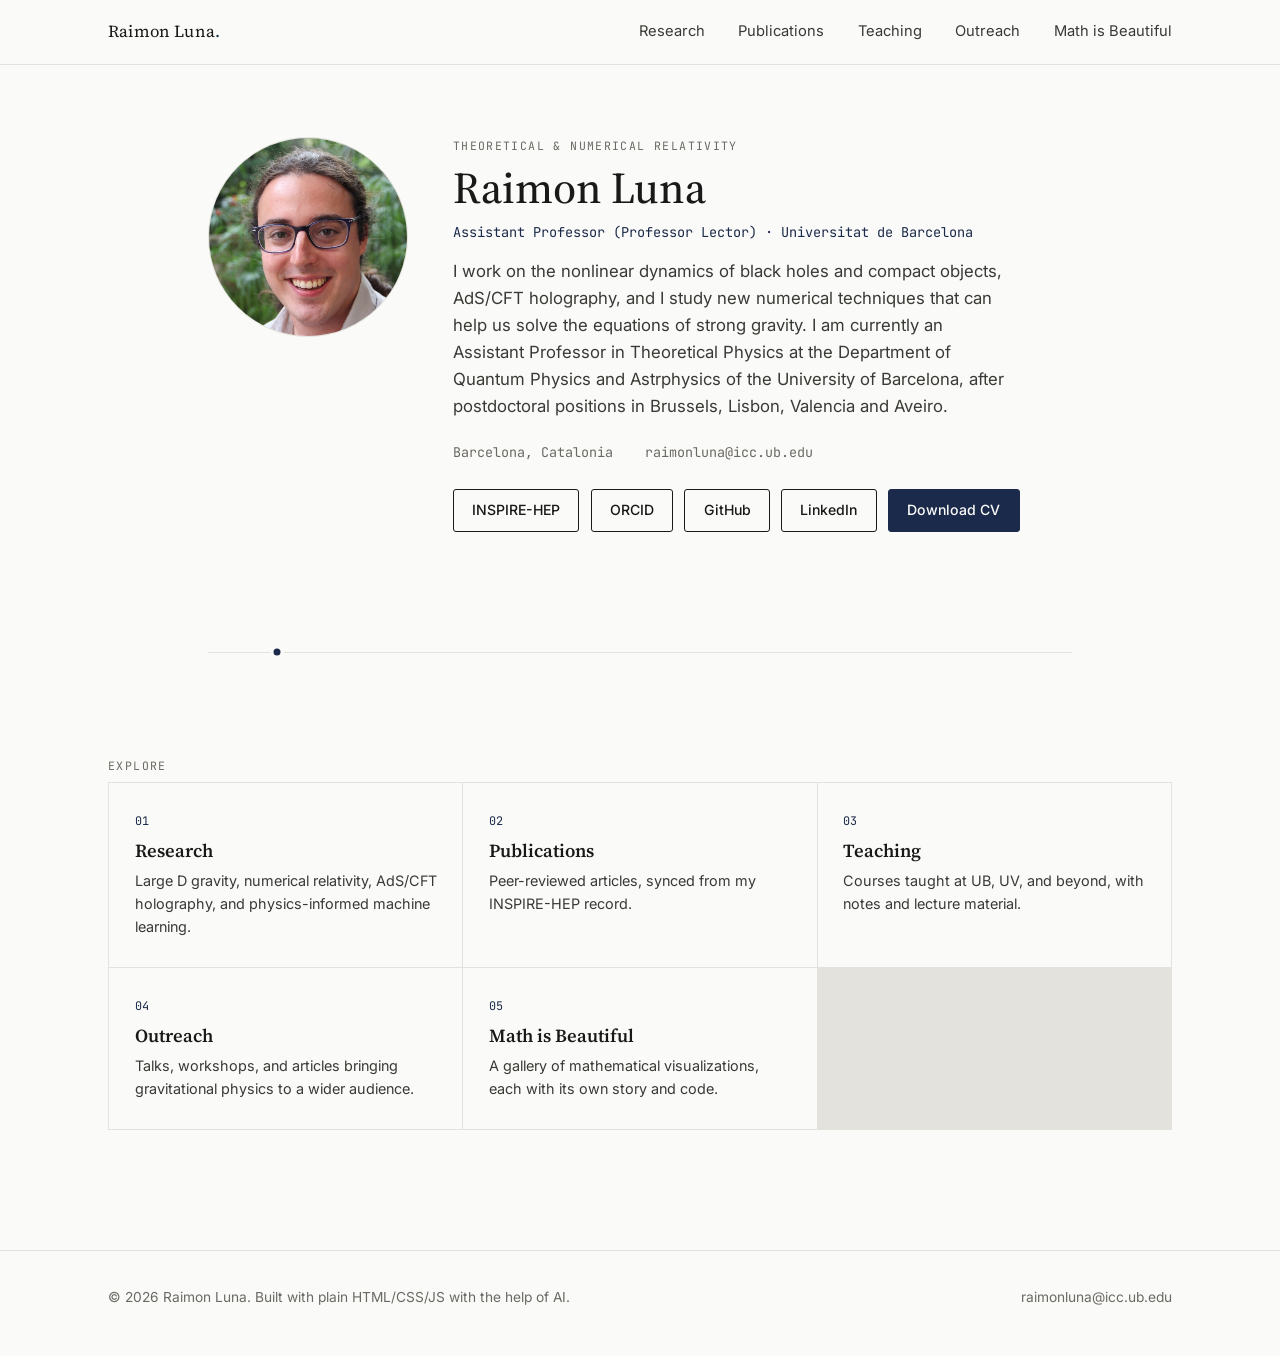
<file: index.html>
<!DOCTYPE html>
<html lang="en">
<head>
<meta charset="UTF-8">
<meta name="viewport" content="width=device-width, initial-scale=1.0">
<title>Raimon Luna — Theoretical Physicist</title>
<meta name="description" content="Personal site of Raimon Luna, theoretical physicist working on numerical relativity, holography, and machine learning for gravitational physics.">
<link rel="preconnect" href="https://fonts.googleapis.com">
<link rel="preconnect" href="https://fonts.gstatic.com" crossorigin>
<link href="https://fonts.googleapis.com/css2?family=Source+Serif+4:opsz,wght@8..60,400;8..60,500;8..60,600&family=Inter:wght@400;500;600&family=JetBrains+Mono:wght@400;500&display=swap" rel="stylesheet">
<link rel="stylesheet" href="css/main.css">
<link rel="stylesheet" href="css/components.css">
</head>
<body>

<header class="site-header">
  <div class="wrap-wide">
    <a href="index.html" class="brand">Raimon Luna<span class="dot">.</span></a>
    <button class="nav-toggle" aria-label="Toggle navigation" aria-expanded="false">
      <span></span>
    </button>
    <nav class="site-nav">
      <a href="research.html">Research</a>
      <a href="publications.html">Publications</a>
      <a href="teaching.html">Teaching</a>
      <a href="outreach.html">Outreach</a>
      <a href="math-is-beautiful.html">Math is Beautiful</a>
    </nav>
  </div>
</header>

<main>
  <section class="hero">
    <div class="wrap">
      <div class="hero-grid">
        <div class="hero-photo">
          <img src="images/profile_picture.jpg" alt="Portrait of Raimon Luna">
        </div>
        <div>
          <span class="eyebrow">Theoretical &amp; Numerical Relativity</span>
          <h1 class="hero-name">Raimon Luna</h1>
          <p class="hero-role">Assistant Professor (Professor Lector) · Universitat de Barcelona</p>
          <p class="hero-intro">
            I work on the nonlinear dynamics of black holes and compact objects, AdS/CFT holography, 
            and I study new numerical techniques that can help us solve the equations of strong gravity. 
            I am currently an Assistant Professor in Theoretical Physics at the Department of Quantum Physics and Astrphysics 
            of the University of Barcelona, after postdoctoral positions in Brussels, Lisbon, Valencia and Aveiro.
          </p>
          <div class="hero-meta">
            <span>Barcelona, Catalonia</span>
            <span><a href="mailto:raimonluna@icc.ub.edu">raimonluna@icc.ub.edu</a></span>
          </div>
          <div class="hero-links">
            <a class="btn" href="https://inspirehep.net/authors/1607931" target="_blank" rel="noopener">INSPIRE-HEP</a>
            <a class="btn" href="https://orcid.org/0000-0001-6898-6708" target="_blank" rel="noopener">ORCID</a>
            <a class="btn" href="https://github.com/raimonluna" target="_blank" rel="noopener">GitHub</a>
            <a class="btn" href="https://www.linkedin.com/in/raimon-luna-26831a1bb/" target="_blank" rel="noopener">LinkedIn</a>
            <a class="btn btn-primary" href="https://drive.google.com/file/d/1ObEvk9cy7pHYXMC-cuuVkG1DpTjaezTN/view?usp=sharing" target="_blank" rel="noopener">Download CV</a>
          </div>
        </div>
      </div>
    </div>
  </section>

  <div class="wrap"><div class="orbit-divider"></div></div>

  <section class="section-tight">
    <div class="wrap-wide">
      <span class="eyebrow">Explore</span>
      <div class="quick-grid">
        <a class="quick-card" href="research.html">
          <span class="num">01</span>
          <h3>Research</h3>
          <p>Large D gravity, numerical relativity, AdS/CFT holography, and physics-informed machine learning.</p>
        </a>
        <a class="quick-card" href="publications.html">
          <span class="num">02</span>
          <h3>Publications</h3>
          <p>Peer-reviewed articles, synced from my INSPIRE-HEP record.</p>
        </a>
        <a class="quick-card" href="teaching.html">
          <span class="num">03</span>
          <h3>Teaching</h3>
          <p>Courses taught at UB, UV, and beyond, with notes and lecture material.</p>
        </a>
        <a class="quick-card" href="outreach.html">
          <span class="num">04</span>
          <h3>Outreach</h3>
          <p>Talks, workshops, and articles bringing gravitational physics to a wider audience.</p>
        </a>
        <a class="quick-card" href="math-is-beautiful.html">
          <span class="num">05</span>
          <h3>Math is Beautiful</h3>
          <p>A gallery of mathematical visualizations, each with its own story and code.</p>
        </a>
      </div>
    </div>
  </section>
</main>

<footer class="site-footer">
  <div class="wrap-wide">
    <span>&copy; 2026 Raimon Luna. Built with plain HTML/CSS/JS with the help of AI.</span>
    <span><a href="mailto:raimonluna@icc.ub.edu">raimonluna@icc.ub.edu</a></span>
  </div>
</footer>

<script src="js/site.js"></script>
</body>
</html>
</file>
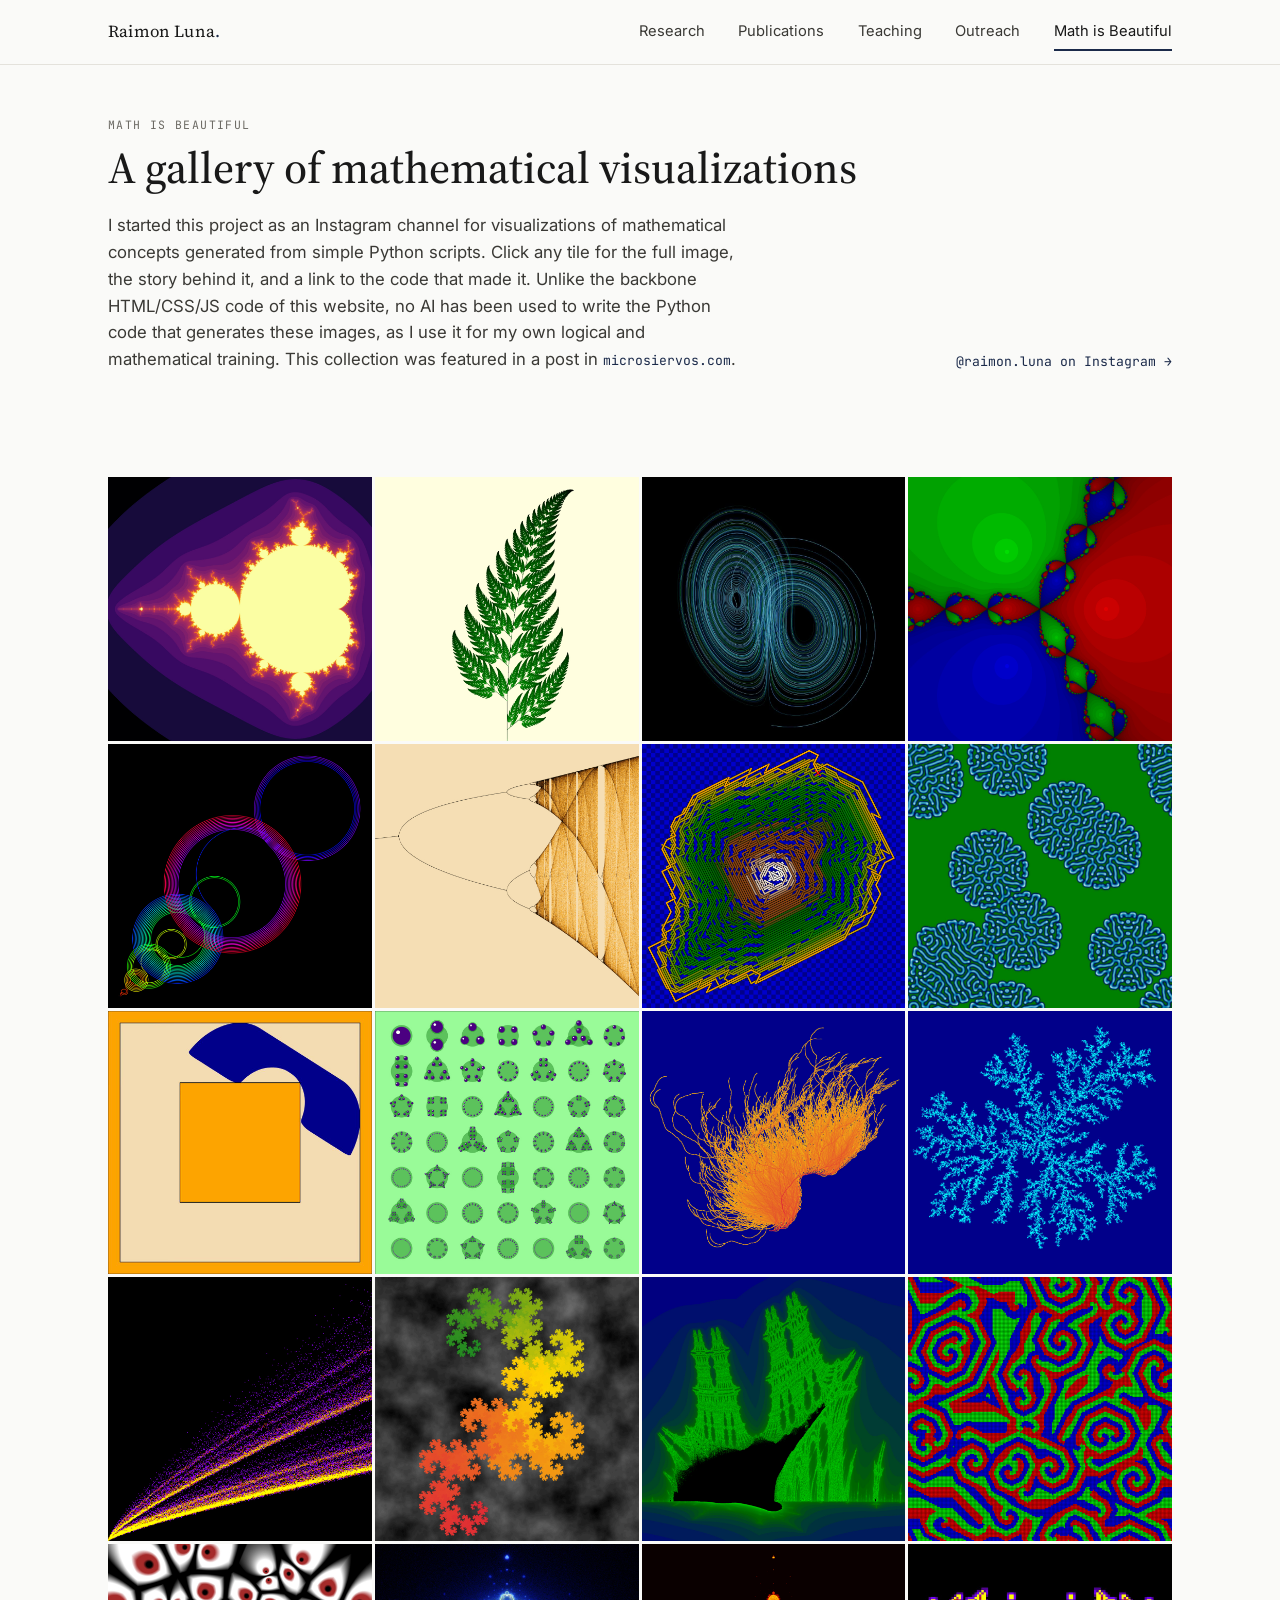
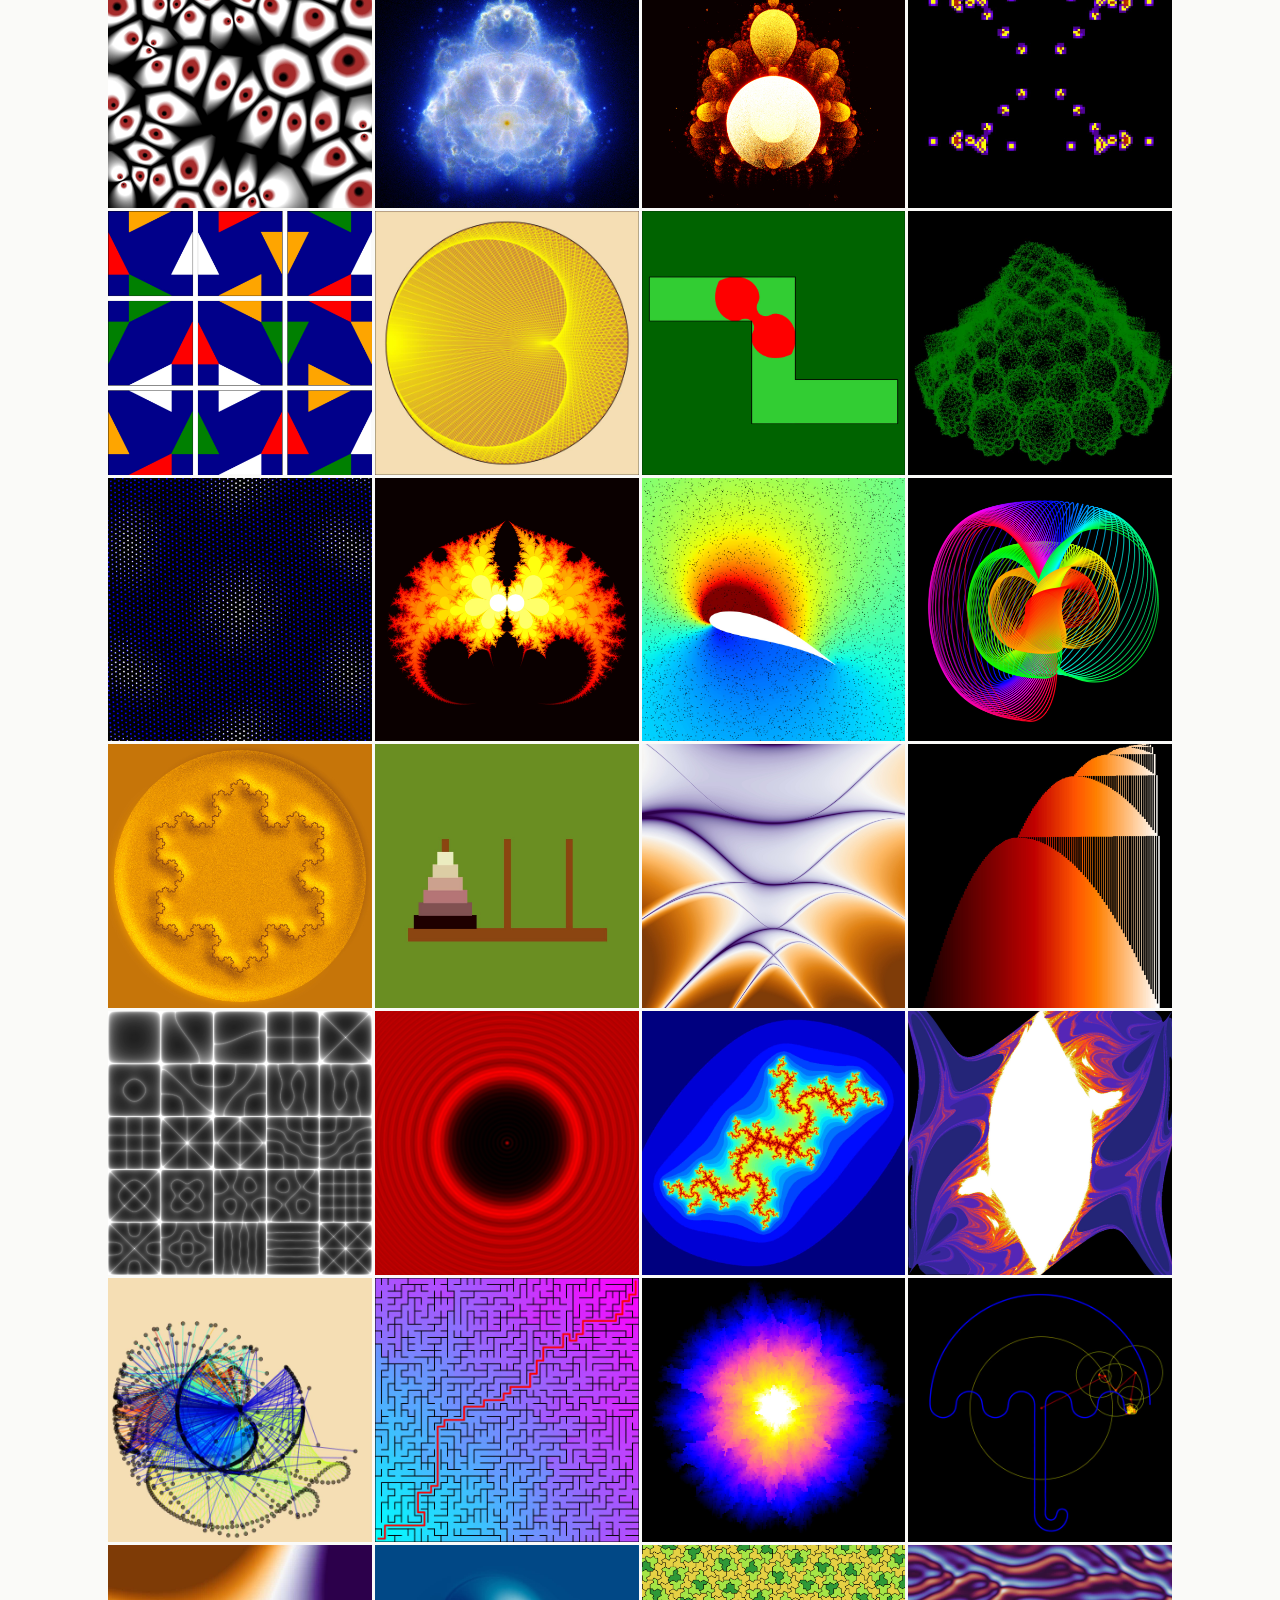
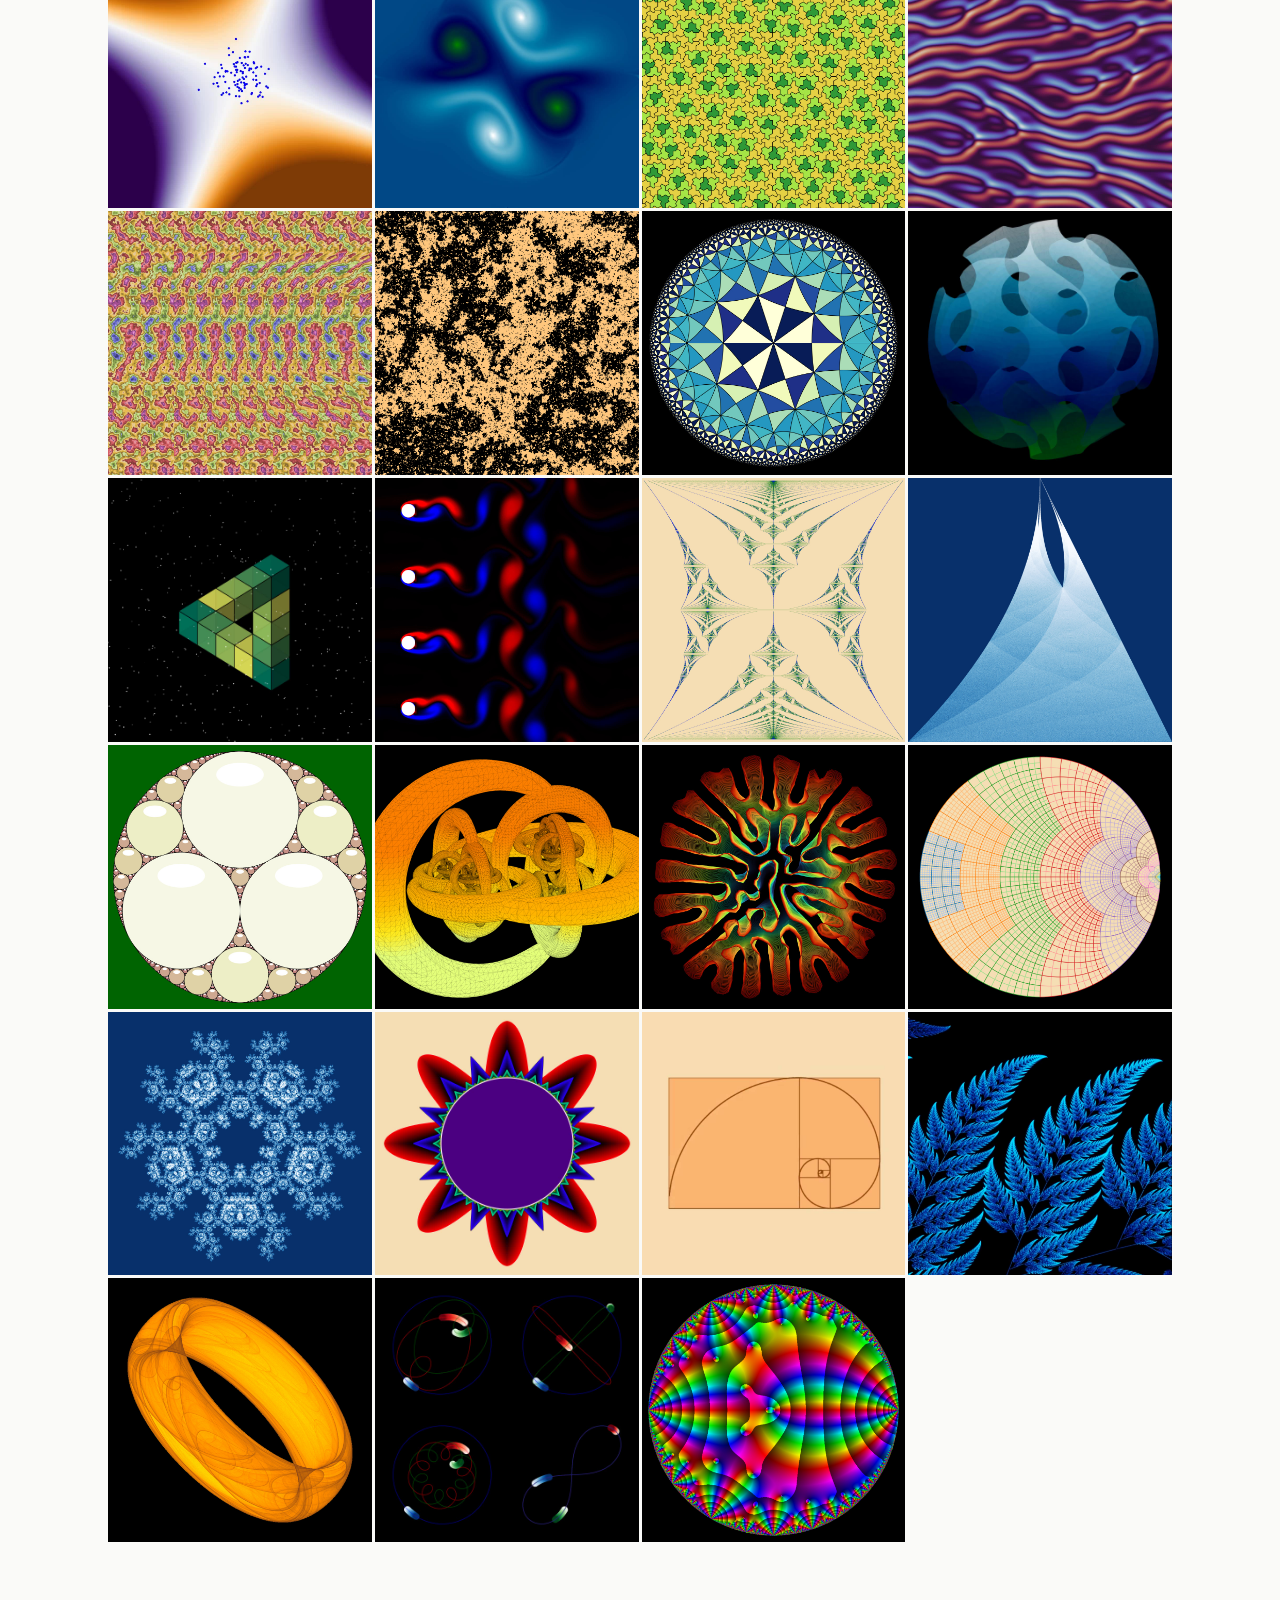
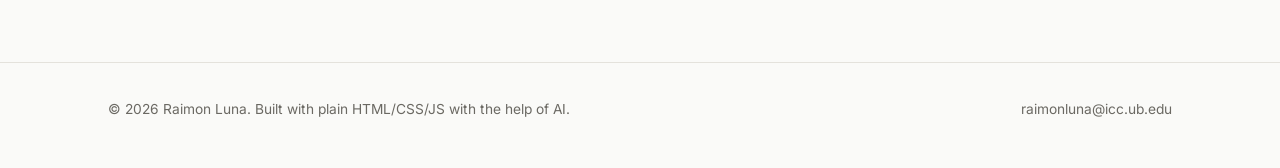
<file: math-is-beautiful.html>
<!DOCTYPE html>
<html lang="en">
<head>
<meta charset="UTF-8">
<meta name="viewport" content="width=device-width, initial-scale=1.0">
<title>Math is Beautiful — Raimon Luna</title>
<link rel="preconnect" href="https://fonts.googleapis.com">
<link rel="preconnect" href="https://fonts.gstatic.com" crossorigin>
<link href="https://fonts.googleapis.com/css2?family=Source+Serif+4:opsz,wght@8..60,400;8..60,500;8..60,600&family=Inter:wght@400;500;600&family=JetBrains+Mono:wght@400;500&display=swap" rel="stylesheet">
<link rel="stylesheet" href="css/main.css">
<link rel="stylesheet" href="css/components.css">
</head>
<body>

<header class="site-header">
  <div class="wrap-wide">
    <a href="index.html" class="brand">Raimon Luna<span class="dot">.</span></a>
    <button class="nav-toggle" aria-label="Toggle navigation" aria-expanded="false">
      <span></span>
    </button>
    <nav class="site-nav">
      <a href="research.html">Research</a>
      <a href="publications.html">Publications</a>
      <a href="teaching.html">Teaching</a>
      <a href="outreach.html">Outreach</a>
      <a href="math-is-beautiful.html">Math is Beautiful</a>
    </nav>
  </div>
</header>

<main>
  <section class="page-header">
    <div class="wrap-wide">
      <div class="mb-intro">
        <div>
          <span class="eyebrow">Math is Beautiful</span>
          <h1>A gallery of mathematical visualizations</h1>
          <p class="lede" style="margin-bottom:0;">
            I started this project as an Instagram channel for visualizations of mathematical concepts generated 
            from simple Python scripts. Click any tile for the full image, the story behind it, and a link to the 
            code that made it. 
            
            Unlike the backbone HTML/CSS/JS code of this website, no AI has been used to write the Python code 
            that generates these images, as I use it for my own logical and mathematical training.  
            
            This collection was featured in a post in 
            <a href="https://www.microsiervos.com/archivo/matematicas/matematicas-bellas-imagenes-demuestran.html" target="_blank" rel="noopener">microsiervos.com</a>. 
          </p>
        </div>
        <a href="https://www.instagram.com/raimon.luna/" target="_blank" rel="noopener">@raimon.luna on Instagram →</a>
      </div>
    </div>
  </section>

  <section class="section-tight">
    <div class="wrap-wide">

      <!-- TEMPLATE TILES — duplicate one of these <button class="mb-tile"> blocks for each
           new piece. The thumbnail in the grid is always a still image (data-thumb); the
           lightbox shows either a larger image OR a looping video, depending on which file
           extension data-full points to (.mp4/.webm → video, anything else → image).

           Required data attributes:
             data-thumb : path to the square thumbnail shown in the grid (always an image)
             data-full  : path to what opens in the lightbox — an image OR a short video
             data-date  : short date/series label, shown as the eyebrow in the lightbox
             data-title : title of the piece
             data-p1    : first paragraph of explanatory text
             data-p2    : second paragraph of explanatory text
             data-repo  : link to the GitHub repository with the generating code
      -->
      <div class="mb-grid">

        <button class="mb-tile"
          data-thumb="images/math-beautiful/images/MIB0001_MandelbrotSet.jpg"
          data-full="images/math-beautiful/images/MIB0001_MandelbrotSet.jpg"
          data-date="Math is Beautiful"
          data-title="Mandelbrot Set"
          data-p1="Hi there! Welcome to my mathematical Instagram channel, where I will be posting visual representations of my favorite mathematical concepts. Not only that, I will also provide links to the source code for each of them so you can generate them yourself!"
          data-p2="I guess it&apos;s impossible to start a series of mathematical pictures with anything but the Mandelbrot set. Sometimes called the most complex object in mathematics, this fractal was first drawn in 1978 by Robert W. Brooks and Peter Matelski."
          data-p3="The image depicts on the complex plane the number of iterations of the map z ---> z^2 + c that it takes for z to reach a magnitude threshold. For values of c in the yellow central region, the Mandelbrot set itself, the value of z never diverges under this iteration."
          data-repo="https://github.com/raimonluna/MathIsBeautiful/blob/main/MIB_2024/MIB_2024_10/MIB0001_MandelbrotSet.py">
          <img src="images/math-beautiful/images/MIB0001_MandelbrotSet.jpg" alt="Template animation poster frame">
          <span class="mb-cap">Mandelbrot Set</span>
        </button>
    
        <button class="mb-tile"
          data-thumb="images/math-beautiful/images/MIB0002_BarnsleyFern.jpg"
          data-full="images/math-beautiful/images/MIB0002_BarnsleyFern.jpg"
          data-date="Math is Beautiful"
          data-title="Barnsley Fern"
          data-p1="Here comes a new fractal: the Barnsley fern. I like to think of this as a cool reminder that mathematics is everywhere in nature."
          data-p2="Its parameters are tuned to resemble the proportions of Asplenium adiantum-nigrum, or as we call it in Catalan, la falzia negra. Slight changes of the parameters allow you to mimic all kinds of other ferns."
          data-p3="This structure was published in 1988 in Michael Barnsley&apos;s book &quot;Fractals Everywhere&quot;. It is gererated by applying over a point four affine transformations, which are iterated randomly with different probabilites."
          data-repo="https://github.com/raimonluna/MathIsBeautiful/blob/main/MIB_2024/MIB_2024_10/MIB0002_BarnsleyFern.py">
          <img src="images/math-beautiful/images/MIB0002_BarnsleyFern.jpg" alt="Template animation poster frame">
          <span class="mb-cap">Barnsley Fern</span>
        </button>
    
        <button class="mb-tile"
          data-thumb="images/math-beautiful/images/MIB0003_LorenzAttractor.jpg"
          data-full="images/math-beautiful/movies/MIB0003_LorenzAttractor.mp4"
          data-date="Math is Beautiful"
          data-title="Lorenz Attractor"
          data-p1="The Lorenz attractor, perhaps the most famous chaotic system of differential equations, and the origin of the popular concept of butterfly effect. The metaphor may have been inspired by the resemblance of the Lorenz system solutions to a butterfly."
          data-p2="The butterfly effect states that a butterfly flapping its wings in Australia could end up causing a tornado in North America. This is a metaphor to exemplify the chaotic behavior of the atmospheric dynamics, in which small changes in the initial conditions cause very different outcomes."
          data-p3="This system was created in 1963 by Edward Lorenz, Ellen Fetter and Margaret Hamilton as a simplified metheorological model for atmospheric convection. It has the interesting property that tiny variations in the initial conditions result in completely different solutions as time passes."
          data-repo="https://github.com/raimonluna/MathIsBeautiful/blob/main/MIB_2024/MIB_2024_10/MIB0003_LorenzAttractor.py">
          <img src="images/math-beautiful/images/MIB0003_LorenzAttractor.jpg" alt="Template animation poster frame">
          <span class="mb-cap">Lorenz Attractor</span>
        </button>
    
        <button class="mb-tile"
          data-thumb="images/math-beautiful/images/MIB0004_NewtonFractal.jpg"
          data-full="images/math-beautiful/images/MIB0004_NewtonFractal.jpg"
          data-date="Math is Beautiful"
          data-title="Newton Fractal"
          data-p1="The Newton-Raphson method is by far the most popular numerical method to find roots of functions. It works by taking an initial guess for the root, and then iteratively taking linear approximations to the function to improve the guess. In general the method converges quadratically to one of the roots."
          data-p2="The initial guess will determine which zero the method will converge to, if any. This fact becomes particularly interesting when used on complex functions. Each of the roots has its own basin of attraction, known as its Fatou set. The boundary of all of the Fatou sets, the Julia set, is actually the same for all of them."
          data-p3="This last property forces this Julia set to become an extremely complicated fractal, known as the Newton fractal. The picture shows the result of Newton&apos;s method to the function f(z) = z^3 - 1. The Fatou sets converging to each of the three roots are colored red, green and blue. The brightness corresponds to the number of iterations required to achieve a precision threshold."
          data-repo="https://github.com/raimonluna/MathIsBeautiful/blob/main/MIB_2024/MIB_2024_10/MIB0004_NewtonFractal.py">
          <img src="images/math-beautiful/images/MIB0004_NewtonFractal.jpg" alt="Template animation poster frame">
          <span class="mb-cap">Newton Fractal</span>
        </button>
    
        <button class="mb-tile"
          data-thumb="images/math-beautiful/images/MIB0005_RecamanSequence.jpg"
          data-full="images/math-beautiful/images/MIB0005_RecamanSequence.jpg"
          data-date="Math is Beautiful"
          data-title="Recamán&apos;s Sequence"
          data-p1="Recamán&apos;s sequence is defined in a very simple way, but it has a strong tendency to produce aesthetically appeling results wherever it is used. It was first described by the Colombian mathematician Bernardo Recamán Santos. The semicircle representation in the picture is a variant of the one created by Edmund Harriss for the excellent YouTube channel Numberphile, in the 2018 video &quot;The Slightly Spooky Recamán Sequence&quot;."
          data-p2="Its definition uses a simple recurrence relation. You start with the first term a_0 = 0. To find the nth term, you try to add n to the previous term, and check for the result. If the resulting number is negative, or is already in the sequence, you subtract n instead. If the resulting number is positive and still unused, you take it as the next term. This way, the first terms are 0, 1, 3, 6, 2, 7, 13, 20, 12, 21..."
          data-p3="There exists an open problem based on this sequence. Neil Sloane conjectured that every positive integer is a term of this sequence, which has not been proved (or disproved!) yet. Want to give it a try? :-)"
          data-repo="https://github.com/raimonluna/MathIsBeautiful/blob/main/MIB_2024/MIB_2024_10/MIB0005_RecamanSequence.py">
          <img src="images/math-beautiful/images/MIB0005_RecamanSequence.jpg" alt="Template animation poster frame">
          <span class="mb-cap">Recamán&apos;s Sequence</span>
        </button>
    
        <button class="mb-tile"
          data-thumb="images/math-beautiful/images/MIB0006_LogisticMap.jpg"
          data-full="images/math-beautiful/images/MIB0006_LogisticMap.jpg"
          data-date="Math is Beautiful"
          data-title="Logistic Map"
          data-p1="The bifurcation diagram of the logistic map is a fascinating piece of mathematics that appears in many areas of physics and biology. The map was first described by Edward Lorenz, and it is strongly related with the Mandelbrot set, but its most famous interpretation is due to Robert May, who used it in 1976 as a biological model for population growth of a species."
          data-p2="The logistic map tries to model the change in the population of some species, such as rabbits, from one generation to the next. For small populations, the model predicts an exponential growth with some rate r, due to reproduction. When the population approaches the maximum capacity of the environment, the rate of growth falls back to zero due to starvation. This is written mathematically by the iteration x ---> r * x * (1 - x)."
          data-p3="Very rich behavior appears as we vary the rate of growth r. As generations pass, the value of x can fall to zero (species extinction), stabilize at a constant population, oscillate between several population values, or even exhibit chaotic behavior. For r > 3, the system starts oscillating between 2 values, then 4, 8, 16, 32... until we reach the value r ~ 3.56995 and the population becomes chaotic. It remains like this except for some islands of stability."
          data-repo="https://github.com/raimonluna/MathIsBeautiful/blob/main/MIB_2024/MIB_2024_10/MIB0006_LogisticMap.py">
          <img src="images/math-beautiful/images/MIB0006_LogisticMap.jpg" alt="Template animation poster frame">
          <span class="mb-cap">Logistic Map</span>
        </button>
    
        <button class="mb-tile"
          data-thumb="images/math-beautiful/images/MIB0007_TrappedKnight.jpg"
          data-full="images/math-beautiful/images/MIB0007_TrappedKnight.jpg"
          data-date="Math is Beautiful"
          data-title="Trapped Knight"
          data-p1="This is not the map of Treasure Island! Actually, it&apos;s not even an island, it&apos;s a really surprising exercise related to the game of chess: The Trapped Knight problem. This problem was invented by one of my many mathematical heroes, Neil Sloane, who explains it very well in the YouTube channel Numberphile. It gave rise to the entry A316667 in his Online Encyclopedia of Integer Sequences."
          data-p2="The idea is to label the squares of a very large chessboard with the natural numbers, following a spiral. We start at the central squere with number 1, then we place number 2 at its right, and continue turning counterclockwise in an outward spiral. Then, we place a chess knight (a horse) in the center, which can jump in the usual way: one quare in one direction, two in the other."
          data-p3="The knight then has to keep jumping, always to the lowest available number, without repeating any square. The figure shows the path of the knight, which will follow the sequence 1, 10, 3, 6, 9, 4, 7, 2... However, the knight gets trapped after 2015 jumps, at the square numbered 2084. There, there are no available squares for the knight to go to, and the sequence ends. In the picture, you can see such square marked with a red cross."
          data-repo="https://github.com/raimonluna/MathIsBeautiful/blob/main/MIB_2024/MIB_2024_10/MIB0007_TrappedKnight.py">
          <img src="images/math-beautiful/images/MIB0007_TrappedKnight.jpg" alt="Template animation poster frame">
          <span class="mb-cap">Trapped Knight</span>
        </button>
    
        <button class="mb-tile"
          data-thumb="images/math-beautiful/images/MIB0008_TuringPatterns.jpg"
          data-full="images/math-beautiful/movies/MIB0008_TuringPatterns.mp4"
          data-date="Math is Beautiful"
          data-title="Turing Patterns"
          data-p1="In 1952 Alan Turing published his famous paper &quot;The Chemical Basis of Morphogenesis&quot; where he tried to reproduce the formation of visual patterns in nature, such as the skin of many animals, in a purely mathematical way by using equations for chemistry. These partial differential equations are generally known as reaction-diffusion equations, as they model the diffusion of several chemicals as well as the reactions between them."
          data-p2="Surprisingly enough, the reaction-diffusion equations have been found to reproduce a large amount of animal skin patterns such as zebras, leopards, giraffes, corals and fish, to name just a few. Such patterns are now called Turing patterns. In the picture you can see an actual solution of one set of reaction diffusion equations, called the Gray-Scott model, with parameter values that produce a labyrinth pattern often found in some species of fish."
          data-p3="This simulation is particularly interesting for me, as it ran in a couple minutes in a Graphics Processing Unit (GPU). Unlike the standard Central Processing Units (CPU), GPUs have a parallel computing architecture which makes them extremely useful for this kind of computations. For this reason, they are rapidly gaining popularity in high performance computation."
          data-repo="https://github.com/raimonluna/MathIsBeautiful/blob/main/MIB_2024/MIB_2024_10/MIB0008_TuringPatterns.py">
          <img src="images/math-beautiful/images/MIB0008_TuringPatterns.jpg" alt="Template animation poster frame">
          <span class="mb-cap">Turing Patterns</span>
        </button>
    
        <button class="mb-tile"
          data-thumb="images/math-beautiful/images/MIB0009_MovingSofa.jpg"
          data-full="images/math-beautiful/movies/MIB0009_MovingSofa.mp4"
          data-date="Math is Beautiful"
          data-title="Moving Sofa"
          data-p1="The moving sofa problem arises from a very simple question, but it has not been rigorously solved yet. The idea is to find the two-dimensional shape with the largest area that can slide through an L-shaped corridor of unit width. We call it the sofa problem as it is an idealized version of the very real problem of moving furniture across a corner. Such maximal area is known as the sofa constant."
          data-p2="This problem was first mentioned by Leo Moser in 1966, and the first interesting lower bound for the sofa constant was already set two years later by John Hammersley to be pi/2 + 2/pi. Only in 1992, Joseph L. Gerver was able to come up with a better bound, which we believe to be extremely close to the actual sofa constant: 2.21953... However, the exact value is still unknown."
          data-p3="The sofa shown in the picture is particularly interesting to me, as it has actually been found by an artificial neural network. The network is rewarded for increasing the area, while being penalized when the sofa overlaps with the walls. I devised this algorithm for an article on recretional mathematics for the Spanish magazine &quot;Investigación y Ciencia&quot;, unfortunately now disappeared."
          data-repo="https://github.com/raimonluna/MathIsBeautiful/blob/main/MIB_2024/MIB_2024_10/MIB0009_MovingSofa.py">
          <img src="images/math-beautiful/images/MIB0009_MovingSofa.jpg" alt="Template animation poster frame">
          <span class="mb-cap">Moving Sofa</span>
        </button>
    
        <button class="mb-tile"
          data-thumb="images/math-beautiful/images/MIB0010_FactorizationDiagram.jpg"
          data-full="images/math-beautiful/images/MIB0010_FactorizationDiagram.jpg"
          data-date="Math is Beautiful"
          data-title="Factorization Diagram"
          data-p1="According to the fundamental theorem of arithmetic, every integer greater than 1 can be uniquely decomposed as a product of prime numbers. This theorem was already indirectly stated in Euclid&apos;s Elements. The picture shows in an intuitive view the prime factorization of the first 49 integers."
          data-p2="As far as I know, this type of visualizations were first created by Brent Yorgey. I like these diagrams as they seem to support the vision of Daniel Tammet, who described prime numbers as &quot;smooth and round shapes, similar to pebbles on a beach&quot; in his book &quot;Born on a Blue Day&quot;."
          data-p3="In the case of our picture, prime numbers do appear as simple circles of dots, without any inner complicated structure. As I like the mountains better than the beach, I didn&apos;t choose pebbles, but I made them look more like blueberries instead."
          data-repo="https://github.com/raimonluna/MathIsBeautiful/blob/main/MIB_2024/MIB_2024_10/MIB0010_FactorizationDiagram.py">
          <img src="images/math-beautiful/images/MIB0010_FactorizationDiagram.jpg" alt="Template animation poster frame">
          <span class="mb-cap">Factorization Diagram</span>
        </button>
    
        <button class="mb-tile"
          data-thumb="images/math-beautiful/images/MIB0011_CollatzConjecture.jpg"
          data-full="images/math-beautiful/images/MIB0011_CollatzConjecture.jpg"
          data-date="Math is Beautiful"
          data-title="Collatz Conjecture"
          data-p1="Take any positive integer. If it is even, divide it by two. Otherwise, multiply it by three and add one. Keep repeating this rule over and over to the resulting numbers. For instance, if you start with the number 10, the sequence will be 10, 5, 16, 8, 4, 2, 1, and then you will be stuck in the loop 1, 4, 2, 1, 4, 2, 1... You can try it with other integers, and you will end up the same way."
          data-p2="The Collatz conjecture, formulated by Lothar Collatz in 1937, claims that this sequence will always reach the number one in a finite number of steps, whatever your starting number was. To ths date, the conjecture has not been proven. Instead of trying to prove it, here we focus on a really surprising way of creating organic-looking pictures from it."
          data-p3="To create the visualization on the picture, we follow in reversed order the sequences for the first 50.000 integers. At each step, we take a slight turn to the right or to the left depending on the parity of each element of the sequence. These visualizations for the Collatz conjecture were created by Edmund Harriss and featured in the YouTube channel Numberphile."
          data-repo="https://github.com/raimonluna/MathIsBeautiful/blob/main/MIB_2024/MIB_2024_10/MIB0011_CollatzConjecture.py">
          <img src="images/math-beautiful/images/MIB0011_CollatzConjecture.jpg" alt="Template animation poster frame">
          <span class="mb-cap">Collatz Conjecture</span>
        </button>
    
        <button class="mb-tile"
          data-thumb="images/math-beautiful/images/MIB0012_BrownianTree.jpg"
          data-full="images/math-beautiful/movies/MIB0012_BrownianTree.mp4"
          data-date="Math is Beautiful"
          data-title="Brownian Tree"
          data-p1="Brownian trees can be used to model a huge amount of natural phenomena. Many of them are related to the growth living things such as trees, lichen and neurons. But other similar patterns appear in physical phenomena like mineral cristallization, the freezing of water, or electrical discharges such as lightning and Lichtenberg figures."
          data-p2="These brownian trees are mathematically created through a method called diffusion-limited aggregation, in which a large number of particles move in a random walk through space. Such random walks are often called Brownian motion, as they resemble the trajectories of microscopic particles suspended in a fluid, as observed by Robert Brown in 1827."
          data-p3="We start by placing a seed for the tree, or nucleation center, in the middle of the image. When one of the walkers comes into contact with the tree, it gets stuck to it and stops moving. As more and more particles aggregate to it, the structure acquires its characteristic dendritic structures. Brownian trees were first described by T. A. Witten, Jr. and L. M. Sander in 1981."
          data-repo="https://github.com/raimonluna/MathIsBeautiful/blob/main/MIB_2024/MIB_2024_11/MIB0012_BrownianTree.py">
          <img src="images/math-beautiful/images/MIB0012_BrownianTree.jpg" alt="Template animation poster frame">
          <span class="mb-cap">Brownian Tree</span>
        </button>
    
        <button class="mb-tile"
          data-thumb="images/math-beautiful/images/MIB0013_GoldbachConjecture.jpg"
          data-full="images/math-beautiful/images/MIB0013_GoldbachConjecture.jpg"
          data-date="Math is Beautiful"
          data-title="Goldbach&apos;s Conjecture"
          data-p1="Goldbach&apos;s conjecture states that every even positive integer except 2 can be written as the sum of two primes. The conjecture was proposed in 1742 by Christian Goldbach, but remains unproven to this day. This makes it one of the oldest unsolved problems in mathematical history. Its extraordinary difficulty has made it so famous that it appears even in movies: Haven&apos;t you watched &quot;La habitación de Fermat&quot; (Fermat&apos;s room) yet?"
          data-p2="Something that the conjecture does not specify is the number of ways in which each even integer can be expressed as a sum of two primes. For instance, the number 24 can be written as 13 + 11, but also as 17 + 7 or as 19 + 5. Three ways in total. On the other hand, the number 12 can only be decomposed in one way, as 7 + 5."
          data-p3="The picture above is called the Goldbach comet. It shows the number of ways of decomposing each of the first 50.000 even integers into primes. The function is technically called the Goldbach partition function. In this case, the horizontal axis goes from 1 to 100.000, while the vertical axis goes from 1 to 2200."
          data-repo="https://github.com/raimonluna/MathIsBeautiful/blob/main/MIB_2024/MIB_2024_11/MIB0013_GoldbachConjecture.py">
          <img src="images/math-beautiful/images/MIB0013_GoldbachConjecture.jpg" alt="Template animation poster frame">
          <span class="mb-cap">Goldbach&apos;s Conjecture</span>
        </button>
    
        <button class="mb-tile"
          data-thumb="images/math-beautiful/images/MIB0014_DragonCurve.jpg"
          data-full="images/math-beautiful/images/MIB0014_DragonCurve.jpg"
          data-date="Math is Beautiful"
          data-title="Dragon Curve"
          data-p1="The Heighway dragon curve is one of the simplest, yet facinating, fractals. It can be generated from a simple line segment, by iteratively concatenating the curve with a copy of itself rotated 90 degrees. One of its many interesting properties is that it can be used as a tile to cover the plane without leaving any empty space. Also, it is an example of a space-filling curve, which reaches any point of its two-dimensional interior."
          data-p2="There exist many varieties of dragon curves. The one in the picture was discovered by John Heighway in 1966, who investigated it with his colleagues at NASA William Harter and Bruce Banks. In 1967 Martin Gardner featured it in the Scientific American section Mathematical Games. More properties were then revealed by Chandler Davis and Donald Knuth in 1970. This curve is also known as the Jurassic Park dragon, as it appears in the original book by Michael Crichton."
          data-p3="A background of smoke seemed appropriate for the dragon. The smoke in the picture is another example of a fractal, in this case it is fractal Perlin noise. Perlin noise is a randomly generated texture, created by Ken Perlin in 1983. This type of noise is extensively used in computer graphics to produce realistic textures, such as mountains, clouds or even videogame maps. Fractal Perlin noise takes this a step further by adding together several layers of Perlin with increasing frequencies and decreasing amplitudes."
          data-repo="https://github.com/raimonluna/MathIsBeautiful/blob/main/MIB_2024/MIB_2024_11/MIB0014_DragonCurve.py">
          <img src="images/math-beautiful/images/MIB0014_DragonCurve.jpg" alt="Template animation poster frame">
          <span class="mb-cap">Dragon Curve</span>
        </button>
    
        <button class="mb-tile"
          data-thumb="images/math-beautiful/images/MIB0015_BurningShip.jpg"
          data-full="images/math-beautiful/images/MIB0015_BurningShip.jpg"
          data-date="Math is Beautiful"
          data-title="Burning Ship"
          data-p1="The Burning Ship fractal is a terrifying relative of the Mandelbrot set, in which we take the absolute values of the real and imaginary parts of complex numbers before squaring them. The iteration we do in this case is z -> (|a| - i|b|)^2 + c, where z = a + ib. It was discovered in 1992 by Michael Michelitsch and Otto E. Rössler. In the image, the real part ranges from -1.8 to -1.7, while the imaginary part goes from -0.015 to 0.085."
          data-p2="In this case, instead of a burning ship, I chose the color map to make it look like a ghost ship... Fans of One Piece will recognise Gecko Moria&apos;s face at the bottom right corner of the picture. The colors may also remind you of the fallen city of Minas Morgul, home of the Witch-King of Angmar and his army of Nazgûl. Sweet dreams... :)"
          data-repo="https://github.com/raimonluna/MathIsBeautiful/blob/main/MIB_2024/MIB_2024_11/MIB0015_BurningShip.py">
          <img src="images/math-beautiful/images/MIB0015_BurningShip.jpg" alt="Template animation poster frame">
          <span class="mb-cap">Burning Ship</span>
        </button>
    
        <button class="mb-tile"
          data-thumb="images/math-beautiful/images/MIB0016_RockPaperScissors.jpg"
          data-full="images/math-beautiful/movies/MIB0016_RockPaperScissors.mp4"
          data-date="Math is Beautiful"
          data-title="Rock Paper Scissors"
          data-p1="Cellular automata are some cool mathematical constructions in which space is divided in a grid of cells, which can be in a number of states (in our case, red, green and blue). The system evolves in finite jumps, or generations, in which all cells are updated from the previous state. The new state of each cell depends only on how its neighboring cells were at the previous generation, according to some simple rule. I guess the most famous example is Conway&apos;s Game of Life (coming soon!)."
          data-p2="This particular example is called the rock-paper-scissors automaton, inspired by the popular game. Red beats blue, green beats red, and blue beats green. In order for a cell to change color, 3 or more of its closest neighbors must be of the dominant color. Otherwise, the cell remains the same. This produces an alternating pattern in which color fronts take over regions of the plane periodically. As time progresses, the cells tend to organize into stationary spirals separated by flat-front regions."
          data-p3="As usual, cellular automata can be used to model a lot of physical and natural systems. In a way, the great majority of computer simulations are some slight variation of a cellular automaton. From aerodynamics to black holes. In the case of the rock-paper-scissors automaton, the evolution resembles a Belousov–Zhabotinsky chemical reaction, in which several states alternate in a cyclic manner."
          data-repo="https://github.com/raimonluna/MathIsBeautiful/blob/main/MIB_2024/MIB_2024_11/MIB0016_RockPaperScissors.py">
          <img src="images/math-beautiful/images/MIB0016_RockPaperScissors.jpg" alt="Template animation poster frame">
          <span class="mb-cap">Rock Paper Scissors</span>
        </button>
    
        <button class="mb-tile"
          data-thumb="images/math-beautiful/images/MIB0017_VoronoiDiagram.jpg"
          data-full="images/math-beautiful/images/MIB0017_VoronoiDiagram.jpg"
          data-date="Math is Beautiful"
          data-title="Voronoi Diagram"
          data-p1="When you have a set of points in space, each point has a region to which it is the closest. Drawing the boundaries between such regions gets you the Voronoi diagram of the set. The most famous are the ones in 2 dimensions, such as the one in the picture. You can check that the black lines between each pair of Voronoi cells are the perpendicular bisectors of the segments between points. Obviously, these diagrams and their higher-dimensional versions have a huge number of practical applications, such as finding the closest metro station in your city."
          data-p2="To make it more interesting, in this case we use a color map to plot the difference in distance between the two nearest points, normalized by the largest distance. This provides a continuous variation of values, from 0 at the Voronoi boundaries, to 1 at the reference points. The color map should remind you of the Pride Homunculus, from Fullmetal Alchemist. Look out for him, lurking in the shadows... :)"
          data-repo="https://github.com/raimonluna/MathIsBeautiful/blob/main/MIB_2024/MIB_2024_11/MIB0017_VoronoiDiagram.py">
          <img src="images/math-beautiful/images/MIB0017_VoronoiDiagram.jpg" alt="Template animation poster frame">
          <span class="mb-cap">Voronoi Diagram</span>
        </button>
    
        <button class="mb-tile"
          data-thumb="images/math-beautiful/images/MIB0018_Buddhabrot.jpg"
          data-full="images/math-beautiful/images/MIB0018_Buddhabrot.jpg"
          data-date="Math is Beautiful"
          data-title="Buddhabrot"
          data-p1="Here goes first attempt at rendering of the Buddhabrot. The definition of the Mandelbrot set focuses on whether the trajectories of points remain bounded or escape to infinity when we iterate the map z --> z^2 + c. Instead, the Buddhabrot is defined as the probability distribution for such trajectories, only for points that eventually escape to infinity. In other words, the distribution of the orbits outside the Mandelbrot set."
          data-p2="This amazing visualization technique was discovered and published by Melinda Green in 1993. The name Buddhabrot was introduced by Lori Gardi, due to its resemblance to Hindu art. In my implementation I used some important ideas from a blog post by Jean-Christophe Loiseau, particularly the use of Sobel filtering to extract the boundary of the Mandelbrot."
          data-p3="The color in the image is based on the number of iterations it takes for the sampled points to escape. Red, green and blue correspond to sequences that took less than 5000, 500 and 50 iterations, respectively. This type of false color technique is sometimes called Nebulabrot, due to its resemblance to the false-color NASA images of nebulae, where each color channel is used for a different frequency range.  "
          data-repo="https://github.com/raimonluna/MathIsBeautiful/blob/main/MIB_2024/MIB_2024_11/MIB0018_Buddhabrot.py">
          <img src="images/math-beautiful/images/MIB0018_Buddhabrot.jpg" alt="Template animation poster frame">
          <span class="mb-cap">Buddhabrot</span>
        </button>
    
        <button class="mb-tile"
          data-thumb="images/math-beautiful/images/MIB0019_AntiBuddhabrot.jpg"
          data-full="images/math-beautiful/images/MIB0019_AntiBuddhabrot.jpg"
          data-date="Math is Beautiful"
          data-title="Anti-Buddhabrot"
          data-p1="This strange creature is called the Anti-Buddhabrot, it is the complement of the Buddhabrot distribution. In other words, the Anti-Buddhabrot is the distribution for the trajectories of points inside the Mandelbrot set, i.e., those that remain bounded forever. It does not have the same ethereal appearence of the Buddhabrot, but it is more compact-looking. In fact, rendering this one is slightly tricky because the main bulbs of the object require very exhaustive sampling to avoid excessive graininess. Swiping between this post and the previous one you can compare both distributions in different regions of the complex plane."
          data-p2="Similar images were obtained by Linas Vepstas in 1988 and by Noel Griffin in 1993, when studying general trajectories under the Mandelgrot map. However, the proper definition as far as I know comes from Melinda Green, who presented it together with the Buddhabrot. It was also Melinda Green who noticed that iterations on the real line can be quadratically mapped to the logistic map, and produce a bifurcation diagram. Some visualizations actually represent the bifurcation diagram as the Anti-Buddhabrot seen from its side."
          data-repo="https://github.com/raimonluna/MathIsBeautiful/blob/main/MIB_2024/MIB_2024_11/MIB0019_AntiBuddhabrot.py">
          <img src="images/math-beautiful/images/MIB0019_AntiBuddhabrot.jpg" alt="Template animation poster frame">
          <span class="mb-cap">Anti-Buddhabrot</span>
        </button>
    
        <button class="mb-tile"
          data-thumb="images/math-beautiful/images/MIB0020_GameOfLife.jpg"
          data-full="images/math-beautiful/movies/MIB0020_GameOfLife.mp4"
          data-date="Math is Beautiful"
          data-title="Game of Life"
          data-p1="By popular request, here goes Conway&apos;s Game of Life! This is by far the most popular cellular automaton ever created. In a two-dimensional grid, cells can exist in only two states: live or dead. Typically, live cells are shown white and dead cells are black, even though other configurations are also common. In our animation, I am painting live cells yellow, and I use a color map to indicate the number of live neighbors of dead cells. Cells with no live neighbors whatsoever are painted black."
          data-p2="The evolution for this automaton is very simple: Live cells remain alive in the next generation if and only if the number of live neighbors is 2 or 3. Otherwise, they die, either by underpopulation or overpopulation. Dead cells can only become alive if they have exactly 3 live neighbors, which is often called reproduction. "
          data-p3="The great mathematician John Horton Conway created the game in 1970. It was published that same year in Martin Gardner&apos;s &quot;Mathematical Games&quot; section of Scientific American. There, Conway conjectured that the population would always be bounded for any given initial state. This conjecture was disproved by Bill Gosper&apos;s team at MIT, who presented Gosper&apos;s glider gun, a configuration that cyclically produces gliders indefinitely. Four of these structures can be found in the animation above."
          data-repo="https://github.com/raimonluna/MathIsBeautiful/blob/main/MIB_2024/MIB_2024_11/MIB0020_GameOfLife.py">
          <img src="images/math-beautiful/images/MIB0020_GameOfLife.jpg" alt="Template animation poster frame">
          <span class="mb-cap">Game of Life</span>
        </button>
    
        <button class="mb-tile"
          data-thumb="images/math-beautiful/images/MIB0021_ScrambleSquares.jpg"
          data-full="images/math-beautiful/images/MIB0021_ScrambleSquares.jpg"
          data-date="Math is Beautiful"
          data-title="Scramble Squares"
          data-p1="The Scramble Squares is a surprisingly difficult puzzle where 9 square pieces have to be arranged in such a way that their adjacent edges match. There are four possible pictures, with two different halfs each. Each edge of the puzzle pieces has one particular half of a particular image. You can find versions of it with animals, airplanes, planets..."
          data-p2="The pieces can be placed in 9! x 4^9 different ways, which gives the absolutely ridiculous number of 95.126.814.720 possible combinations. However, if the game is built correctly, only one solution exists! This post comes after some friends and me were betting on whether a computer algorithm would be able to solve it in a reasonable time. Obviously, trying every possible combination is way out of the question."
          data-p3="However, the problem turned out to be solvable by depth search using a programming technique known as backtracking. This algorithm explores the decision tree of different piece positions. Since we cannot possibly explore the whole tree, we have to prune it! This means abandoning all branches that have already been proved to lead nowhere. This reduces the number of explored nodes down to 154. The puzzle is therefore solved in about 5 millisecons.  "
          data-repo="https://github.com/raimonluna/MathIsBeautiful/blob/main/MIB_2024/MIB_2024_11/MIB0021_ScrambleSquares.py">
          <img src="images/math-beautiful/images/MIB0021_ScrambleSquares.jpg" alt="Template animation poster frame">
          <span class="mb-cap">Scramble Squares</span>
        </button>
    
        <button class="mb-tile"
          data-thumb="images/math-beautiful/images/MIB0022_MugCardioid.jpg"
          data-full="images/math-beautiful/movies/MIB0022_MugCardioid.mp4"
          data-date="Math is Beautiful"
          data-title="Mug Cardioid"
          data-p1="Have you ever noticed the strange heart shape that appears on the surface of coffee in a mug? This shape is produced by the light rays coming from one point point of the mug wall. As they reflect on the walls, the rays span a family of curves in space. All of these lines happen to be tangent to the heart curve, which acts as the envelope for the whole family."
          data-p2="In the particular case of light rays, envelopes are usually known as caustics. The name comes from the fact that a sufficient concentration of light can cause burning, especially at cusp singularities. The heart-shaped caustic curve created in a coffee mug is actually a cardioid, which has one of such cusp singularities."
          data-repo="https://github.com/raimonluna/MathIsBeautiful/blob/main/MIB_2024/MIB_2024_11/MIB0022_MugCardioid.py">
          <img src="images/math-beautiful/images/MIB0022_MugCardioid.jpg" alt="Template animation poster frame">
          <span class="mb-cap">Mug Cardioid</span>
        </button>
    
        <button class="mb-tile"
          data-thumb="images/math-beautiful/images/MIB0023_AmbidextrousSofa.jpg"
          data-full="images/math-beautiful/movies/MIB0023_AmbidextrousSofa.mp4"
          data-date="Math is Beautiful"
          data-title="Ambidextrous Sofa"
          data-p1="In a post from October 24, I said that the moving sofa problem had not been solved yet. Just as a reminder, the problem concerns the two-dimensional shape with the largest area that can slide through an L-shaped corridor of unit width. Well, now the problem might have been solved in some recent papers by Zhipeng Deng and Jineon Baek, who claim to have proved that Gerver&apos;s sofa is indeed optimal. They also claim that the best ambidextrous sofa, also known as Romik&apos;s car, is optimal as well."
          data-p2="The ambidextrous sofa follows the same idea as the original sofa problem, but this time we want the sofa to be able to make turns in both directions. That is, it should be able to slide through left and right corners. This obviously constrains the shape further. Dan Romik found a very good shape in 2017, whose area is reduced to 1.64496... and is now believed to be the optimal one. In this case, the sofa looks like a pair of sunglasses. In this post you can see a shape that has been found by a neural network, closely resembling Romik&apos;s solution."
          data-repo="https://github.com/raimonluna/MathIsBeautiful/blob/main/MIB_2024/MIB_2024_12/MIB0023_AmbidextrousSofa.py">
          <img src="images/math-beautiful/images/MIB0023_AmbidextrousSofa.jpg" alt="Template animation poster frame">
          <span class="mb-cap">Ambidextrous Sofa</span>
        </button>
    
        <button class="mb-tile"
          data-thumb="images/math-beautiful/images/MIB0024_RomanescoFractal.jpg"
          data-full="images/math-beautiful/movies/MIB0024_RomanescoFractal.mp4"
          data-date="Math is Beautiful"
          data-title="Romanesco Fractal"
          data-p1="Romanesco broccoli is a really cool variety of cauliflower (Brassica oleracea var. botrytis) which has a remarkable fractal shape.It is also quite good to eat! As any cauliflower, it is an inflorescence, but in this case its meristems are neatly arranged in logarithmic spirals around its axis. In a similar way as sunflowers, the number of such spirals is usually a Fibonacci number. "
          data-p2="Some time ago I decided to work on a mathematical generation of its shape, as a 3D analogy of the Barnsley fern, in a YouTube mathematical video. In this case, the shape is generated by repeatedly applying 14 linear transformations to a cloud of 100.000 random points. The first one is a rescaling towards upper rows of the broccoli, while the other 13 correspond to the 13 meristem spirals."
          data-repo="https://github.com/raimonluna/MathIsBeautiful/blob/main/MIB_2024/MIB_2024_12/MIB0024_RomanescoFractal.py">
          <img src="images/math-beautiful/images/MIB0024_RomanescoFractal.jpg" alt="Template animation poster frame">
          <span class="mb-cap">Romanesco Fractal</span>
        </button>
    
        <button class="mb-tile"
          data-thumb="images/math-beautiful/images/MIB0025_MoirePatterns.jpg"
          data-full="images/math-beautiful/movies/MIB0025_MoirePatterns.mp4"
          data-date="Math is Beautiful"
          data-title="Moiré Patterns"
          data-p1="Moiré patterns appear whenever two periodic lattices overlap. They get their name from a type of cloth, but you can see them everywhere: When looking through a double fence on the street, when taking a digital picture of a screen, and of course when two layers of transparent cloth overlap. "
          data-p2="This effect comes from the addition of slightly different frequencies. In image and signal processing, it is called aliasing and is usually a nightmare to deal with. In acoustics, it is known as beating, and appears when two nearby notes sound together."
          data-repo="https://github.com/raimonluna/MathIsBeautiful/blob/main/MIB_2024/MIB_2024_12/MIB0025_MoirePatterns.py">
          <img src="images/math-beautiful/images/MIB0025_MoirePatterns.jpg" alt="Template animation poster frame">
          <span class="mb-cap">Moiré Patterns</span>
        </button>
    
        <button class="mb-tile"
          data-thumb="images/math-beautiful/images/MIB0026_BalrogFractal.jpg"
          data-full="images/math-beautiful/images/MIB0026_BalrogFractal.jpg"
          data-date="Math is Beautiful"
          data-title="Balrog Fractal"
          data-p1="I like to call this one the Balrog Fractal, for obvious reasons. This foe is beyond any of you, run! "
          data-p2="This is yet another variant of the Mandelbrot set, but in this case the iterated function is z --> cos(z) - i/c. Here we inverted the complex plane of c, and we rotated it 90 degrees for it to look more like one of J. R. R. Tolkien&apos;s demonic monsters. In the central region of the fractal, z only needs a few iterations to diverge. This is why the balrog has discrete jumps in color, resembling some diabolic flowers."
          data-repo="https://github.com/raimonluna/MathIsBeautiful/blob/main/MIB_2024/MIB_2024_12/MIB0026_BalrogFractal.py">
          <img src="images/math-beautiful/images/MIB0026_BalrogFractal.jpg" alt="Template animation poster frame">
          <span class="mb-cap">Balrog Fractal</span>
        </button>
    
        <button class="mb-tile"
          data-thumb="images/math-beautiful/images/MIB0027_JoukowskyAirfoil.jpg"
          data-full="images/math-beautiful/movies/MIB0027_JoukowskyAirfoil.mp4"
          data-date="Math is Beautiful"
          data-title="Joukowsky Airfoil"
          data-p1="The aerodynamic flow around an airfoil produces a lift force, which makes flying possible. Amazingly enough, the flow displayed in this video has an analytical solution. This is known as the Joukowsky airfoil, and was used by Nikolai Zhukovsky to estimate the lift an drag on an airplane wing in 1910, many decades before computer simulations were possible. Specifically, this is a solution for a two-dimensional incompressible potential flow, and uses a number of beautiful tricks from the theory of complex analysis."
          data-p2="These techniques use the fact that the Cauchy–Riemann condition on holomorphic complex functions implies that both their real and imaginary parts satisfy satisfy Laplace&apos;s equation, thus defining a potential flow. This way, we can use a taylor-made combination of such functions in order to impose the boundary conditions that we want. For instance, the flow around a disk can be constructed by adding together a uniform flow, a doublet and a vortex."
          data-p3="Once we have a solution, we can transform it into others by applying other holomorphic functions, which act as conformal maps. In our case, the Joukowsky transform z -> z + 1/z maps the shape of a disk into the airfoil shape in the figure. By using Bernoulli&apos;s principle, we can then find the pressure at each point. In the figure, low pressure is painted red and high pressure is blue. As you can see, the pressure above the wing is lower than below, thus producing a lift force."
          data-repo="https://github.com/raimonluna/MathIsBeautiful/blob/main/MIB_2025/MIB_2025_01/MIB0027_JoukowskyAirfoil.py">
          <img src="images/math-beautiful/images/MIB0027_JoukowskyAirfoil.jpg" alt="Template animation poster frame">
          <span class="mb-cap">Joukowsky Airfoil</span>
        </button>
    
        <button class="mb-tile"
          data-thumb="images/math-beautiful/images/MIB0028_HopfFibration.jpg"
          data-full="images/math-beautiful/images/MIB0028_HopfFibration.jpg"
          data-date="Math is Beautiful"
          data-title="Hopf Fibration"
          data-p1="The Hopf fibration is a decomposition of a 3-sphere (a 4-dimensional sphere) into its great circles, one for each point on the 2-sphere (a regular sphere). In other words, each point of the 2-sphere corresponds to a circle, which we call a fiber. This type pf decompositions are called fiber bundles, and are a very important part of differential topology. "
          data-p2="Since the 3-sphere lives in a 4-dimensional world, a good way to visualize it is by performing a stereographic projection of its points onto R3 (regular 3D space). In this way we can choose points on a 2-sphere, in this case lines of constant latitude, and produce cool plots of linked colorful fibers like the one in the picture."
          data-p3="This particular fibration is closely related to the structure of rotations in 3D space, and therefore it has implications for quantum mechanics and particle physics. Also, it is relevant in the theory of quaternions, that are used for computer graphics and robotics, even for the control of quadcopter drones!"
          data-repo="https://github.com/raimonluna/MathIsBeautiful/blob/main/MIB_2025/MIB_2025_01/MIB0028_HopfFibration.py">
          <img src="images/math-beautiful/images/MIB0028_HopfFibration.jpg" alt="Template animation poster frame">
          <span class="mb-cap">Hopf Fibration</span>
        </button>
    
        <button class="mb-tile"
          data-thumb="images/math-beautiful/images/MIB0029_KochSnowflake.jpg"
          data-full="images/math-beautiful/images/MIB0029_KochSnowflake.jpg"
          data-date="Math is Beautiful"
          data-title="Koch Snowflake"
          data-p1="The Koch snowflake is a fractal curve introduced in 1904 by Helge von Koch, as a continuous closed curve without any tangent line. It is created from an equilateral triangle, iteratively inserting additional triangles at the center third of each edge. This figure has a finite area but an infinite perimeter. "
          data-p2="You can also calculate its fractal dimension, which turns out to be log(4)/log(3) = 1.26186... This means that its dimension is higher than that of a line, but less than a 2d-surface. It can also be used as a tile, which completely covers the plane."
          data-p3="Here you can see the curve in a Squid Game style. I may have a twisted mind, but this infinitely complicated closed curve reminded me of the dalgona cookie game. In that game the players have to scratch the cookie with a needle to extract the central shape without breaking it. With an infinite perimeter shape, Seong Gi-hun would be completely doomed."
          data-repo="https://github.com/raimonluna/MathIsBeautiful/blob/main/MIB_2025/MIB_2025_01/MIB0029_KochSnowflake.py">
          <img src="images/math-beautiful/images/MIB0029_KochSnowflake.jpg" alt="Template animation poster frame">
          <span class="mb-cap">Koch Snowflake</span>
        </button>
    
        <button class="mb-tile"
          data-thumb="images/math-beautiful/images/MIB0030_TowerOfHanoi.jpg"
          data-full="images/math-beautiful/movies/MIB0030_TowerOfHanoi.mp4"
          data-date="Math is Beautiful"
          data-title="Tower of Hanoi"
          data-p1="The Tower of Hanoi is a mathematical puzzle where a number of disks of decreasing size, with a hole in the middle, are stacked on a pole forming an inverted conical shape. There are three different poles, and the goal of the game is to move the stack of disks to another one of the poles, subject to the following rules:"
          data-p2=" - You can only move one disk at a time.
 - You can only place a disk on top of a smaller disk.
 
The puzzle was invented in 1883 by French mathematician Édouard Lucas. Its solution is quite interesting for mathematicians and programmers alike, as it can be understood in a recursive form. This means that you can solve the puzzle with N disks once you know the solution for N-1 disks. This makes it very easy to program, as in the movie above.The only problem is that the number of moves increases exponentially with the number of disks. Namely, for N disks you need to make 2^N - 1 moves. "
          data-p3="According to a legend, the priests at a temple in Benares are constantly working on a puzzle with 64 disks. The legend says that the world will end when this puzzle is completed. But do not worry, as the number of moves that are required to finish such puzzle are ridiculous. Moving a disk every second, it would take 584,542,046,091 years to complete, 42 times the age of our Universe!"
          data-repo="https://github.com/raimonluna/MathIsBeautiful/blob/main/MIB_2025/MIB_2025_03/MIB0030_TowerOfHanoi.py">
          <img src="images/math-beautiful/images/MIB0030_TowerOfHanoi.jpg" alt="Template animation poster frame">
          <span class="mb-cap">Tower of Hanoi</span>
        </button>
    
        <button class="mb-tile"
          data-thumb="images/math-beautiful/images/MIB0031_MathieuFunctions.jpg"
          data-full="images/math-beautiful/images/MIB0031_MathieuFunctions.jpg"
          data-date="Math is Beautiful"
          data-title="Mathieu Functions"
          data-p1="Mathieu&apos;s differential equation is a generalization of the harmonic oscillator equation that appears in many physics problems involving oscillations. It was first described by  Émile Léonard Mathieu in 1868, when solving a the frequency spectrum of an elliptical drum. More modern applications include quantum mechanics, electromagnetism and even gravitation. The picture above shows part of its eigenfrequency spectrum."
          data-p2="Much of the knowledge we have about this equation is owed to a major figure in the field of numerical analysis: Gertrude Blanch. After finishing her PhD at Cornell in 1935, Blanch worked as the mathematical director and Chair of the Planning Committee for the Mathematical Tables Project of the Works Progress Administration during World War II."
          data-p3="This institution employed about 450 human computers, used to calculate numerical tables of mathematical functions, and also all kinds of numerical computations for science and technology. In some sense, Mathematical Tables Project was the equivalent at the time of a modern supercomputer. Later on, Gertrude Blanch was one of the first numerical analysts for electronic computers."
          data-repo="https://github.com/raimonluna/MathIsBeautiful/blob/main/MIB_2025/MIB_2025_03/MIB0031_MathieuFunctions.py">
          <img src="images/math-beautiful/images/MIB0031_MathieuFunctions.jpg" alt="Template animation poster frame">
          <span class="mb-cap">Mathieu Functions</span>
        </button>
    
        <button class="mb-tile"
          data-thumb="images/math-beautiful/images/MIB0032_BusyBeaver.jpg"
          data-full="images/math-beautiful/images/MIB0032_BusyBeaver.jpg"
          data-date="Math is Beautiful"
          data-title="Busy Beaver"
          data-p1="A Turing machine is an idealized model of a computer. It was introduced in 1936 by Alan Turing, as a theoretical tool to explore the limits of what can be computed in a formal system. A standard Turing machine has an infinitely long tape with symbols on it, typically 0s and 1s, and a head that reads one at a time. At every step, the head reads a symbol on the tape, and applies a particular rule. Based on the rule, it writes a different symbol, moves one step to the left or right, and changes its state to another rule. A rule can also instruct the machine to stop, or halt. "
          data-p2="Deciding whether a Turing machine will eventually halt or not is known as the &quot;halting problem&quot;, and is one of the most famous problems in computer science. Of all the possible machines with n states that eventually halt, the one that lasts the longer is called the Busy Beaver. The number of steps that it takes for it to stop is known as BB(n), and its value is extremely difficult to prove. The first four of these numbers are known to be 1, 6, 21 and 107."
          data-p3="BB(5) was very recently found to be 47,176,870, by a collaborative project known as The Busy Beaver Challenge, where amateur mathematicians used computer-assisted proofs. The picture above shows the first 35,000 iterations of the 5-state Busy Beaver winner. Each row of pixels represents one of the iterations. This is quite probably the last Busy Beaver we will ever prove, as BB(6) seems to be so gigantic that no computer is capable of handling it."
          data-repo="https://github.com/raimonluna/MathIsBeautiful/blob/main/MIB_2025/MIB_2025_03/MIB0032_BusyBeaver.py">
          <img src="images/math-beautiful/images/MIB0032_BusyBeaver.jpg" alt="Template animation poster frame">
          <span class="mb-cap">Busy Beaver</span>
        </button>
    
        <button class="mb-tile"
          data-thumb="images/math-beautiful/images/MIB0033_BiharmonicModes.jpg"
          data-full="images/math-beautiful/images/MIB0033_BiharmonicModes.jpg"
          data-date="Math is Beautiful"
          data-title="Biharmonic Modes"
          data-p1="Chladni patterns are shapes that form when a little bit of sand is placed on top of a vibrating metal plate. They were first observed by Robert Hooke on glass plates in 1680, and later on described by 1787 by Ernst Chladni by running a violin bow along the edge of a metal plate. As the modes of vibration of the plate get excited, the sand accumulates along the nodal lines and creates mesmerizing figures."
          data-p2="In 1808, Ernst Chladni demonstrated the technique in the Paris Academy of Sciences, which prompted Napoleon Bonaparte to set a prize for the best mathematical explanation of the phenomenon. The contest was finally won in 1816 by the french mathematician Sophie Germain, who first derived the biharmonic differential equation. The picture above shows the first 25 modes of vibration of a plate which is clamped at the edges. Not exactly Chladni&apos;s setup, but this one is easier to solve. "
          data-p3="These patterns are found here using spectral methods, as explained in Lloyd N. Trefethen&apos;s book. They are extracted from the same biharmonic equation that Sophie Germain derived more than two centuries ago. Notice that the 17th pattern closely resembles the typical Barcelona flower tile, designed by Josep Puig i Cadafalch, which has become a symbol of my city."
          data-repo="https://github.com/raimonluna/MathIsBeautiful/blob/main/MIB_2025/MIB_2025_03/MIB0033_BiharmonicModes.py">
          <img src="images/math-beautiful/images/MIB0033_BiharmonicModes.jpg" alt="Template animation poster frame">
          <span class="mb-cap">Biharmonic Modes</span>
        </button>
    
        <button class="mb-tile"
          data-thumb="images/math-beautiful/images/MIB0034_AragoSpot.jpg"
          data-full="images/math-beautiful/images/MIB0034_AragoSpot.jpg"
          data-date="Math is Beautiful"
          data-title="Aragó Spot"
          data-p1="The Aragó spot has a really interesting story related to the discovery of the wave theory of light, invloving an important scientist and politician from North Catalonia (now southern France): Domènec Francesc Joan Aragó i Roig. At the beginning of the 19th century, there was a strong debate to decide whether light should be described as a particle or as a wave. Ironically enough, about a century later the quantum theory would end up telling us that light should be described as both. "
          data-p2="In any case, in yet another competition from the French Academy of Sciences, Augustin-Jean Fresnel submitted the wave theory of light. After studying the theory in 1818, Siméon Denis Poisson pointed out that it had to be wrong, as one of its predictions was nonsensical: The theory predicted that a bright spot should appear in the center of the shadow of a circular object. He claimed that this effect of the wave theory was clearly absurd, which proved him right as a supporter of the corpuscular theory of light."
          data-p3="That is, until Francesc Aragó actually performed the experiment and observed the bright spot, thus confirming that light was indeed behaving as a wave. This spot is now known as Aragó spot, Poisson spot, or Fresnel spot. The picture above is a simulation, using the Fast Fourier Transform (FFT), of the shadow of a disk (4 mm in diameter) under the light from a standard red laser pointer (wavelength of 650 nm). You can clearly observe the Aragó spot in the middle of it."
          data-repo="https://github.com/raimonluna/MathIsBeautiful/blob/main/MIB_2025/MIB_2025_04/MIB0034_AragoSpot.py">
          <img src="images/math-beautiful/images/MIB0034_AragoSpot.jpg" alt="Template animation poster frame">
          <span class="mb-cap">Aragó Spot</span>
        </button>
    
        <button class="mb-tile"
          data-thumb="images/math-beautiful/images/MIB0035_JuliaSet.jpg"
          data-full="images/math-beautiful/movies/MIB0035_JuliaSet.mp4"
          data-date="Math is Beautiful"
          data-title="Julia Set"
          data-p1="The Julia sets (and their Fatou sets) are another big family of fractals that I haven&apos;t explored much in this channel. They were described by French mathematicians Gaston Julia and Pierre Fatou in 1918, as a starting point for the field of holomorphic dynamics. The fourth publication in this channel, the Newton fractal (MIB0004) is an example of a Fatou/Julia set."
          data-p2="As sets in the complex plane, they are once again related to the good old Mandelbrot, but they are somewhat complementary to it. For the Mandelbrot set, we were looking at the orbits of numbers under the iteration z --> z^2 + c. We initialized z at zero, and checked what happened for each value of c. For this family of Julia sets, we are doing the opposite. We set c to a fixed value, and check what happens for different initial values of z. In this sense, each point on the complex plane gives rise to a different Julia set."
          data-p3="Since we cannot go over all the points on the Mandelbrot fractal, in this video we are moving along a circle, centered at the origin, with radius R = 0.7885. The center of the image becomes dark red whenever c falls inside of the Mandelbrot set."
          data-repo="https://github.com/raimonluna/MathIsBeautiful/blob/main/MIB_2025/MIB_2025_05/MIB0035_JuliaSet.py">
          <img src="images/math-beautiful/images/MIB0035_JuliaSet.jpg" alt="Template animation poster frame">
          <span class="mb-cap">Julia Set</span>
        </button>
    
        <button class="mb-tile"
          data-thumb="images/math-beautiful/images/MIB0036_PendulumFractal.jpg"
          data-full="images/math-beautiful/images/MIB0036_PendulumFractal.jpg"
          data-date="Math is Beautiful"
          data-title="Pendulum Fractal"
          data-p1="You are looking at the face of chaos! The double pendulum is a simple physical system where a pendulum is attached at the end of another pendulum. The motion of the double pendulum is chaotic, which essentially means that it is extremely sensitive to initial conditions. A tiny difference in the initial position will give rise to completely different behavior at later times."
          data-p2="In the picture above, we evolved in time a double pendulum for each pixel, starting from rest at different initial positions. The coordinates in the image correspond to the initial angles for each arm of the pendulum. Then, the color of each pixel represents the time it took for either of the rod to flip over. The black points flipped almost immediately, while the white ones never flipped during the simulation time. "
          data-p3="The differential equations of motion for the double pendulum are not easy to derive, and typically require the use of Lagrangian or Hamiltonian Mechanics. In this case, we focus on the simple case where both rods of the pendulum have the same length and mass. The simulation time is T = 1000 * sqrt(l / g)."
          data-repo="https://github.com/raimonluna/MathIsBeautiful/blob/main/MIB_2025/MIB_2025_05/MIB0036_PendulumFractal.py">
          <img src="images/math-beautiful/images/MIB0036_PendulumFractal.jpg" alt="Template animation poster frame">
          <span class="mb-cap">Pendulum Fractal</span>
        </button>
    
        <button class="mb-tile"
          data-thumb="images/math-beautiful/images/MIB0037_DoublePendulum.jpg"
          data-full="images/math-beautiful/movies/MIB0037_DoublePendulum.mp4"
          data-date="Math is Beautiful"
          data-title="Double Pendulum"
          data-p1="Since the last post had to do with the double pendulum, I thought it was a pity not to show an animation of the actual pendulum. Actually, here I am simulating a collection of 1000 of them, with tiny variations of the initial position. Specifically, the initial angles of the rods have variations up to 2 arcseconds in both directions. Remember that 1 arcsecond is 1/3600 of a degree.At first, all of them follow very close trajectories, so close that we cannot distinguish them on the video. "
          data-p2="However, as the time passes they start separating from each other more and more, until become completely different. This extreme sensitivity to tiny differences in the initial conditions is what we call chaotic behavior. Chaos makes it extremely difficult to predict the future evolution of a system, even if its governing laws are perfectly deterministic. This causes long term weather forecast to be a very challenging problem, for instance."
          data-repo="https://github.com/raimonluna/MathIsBeautiful/blob/main/MIB_2025/MIB_2025_05/MIB0037_DoublePendulum.py">
          <img src="images/math-beautiful/images/MIB0037_DoublePendulum.jpg" alt="Template animation poster frame">
          <span class="mb-cap">Double Pendulum</span>
        </button>
    
        <button class="mb-tile"
          data-thumb="images/math-beautiful/images/MIB0038_PrimAlgorithm.jpg"
          data-full="images/math-beautiful/movies/MIB0038_PrimAlgorithm.mp4"
          data-date="Math is Beautiful"
          data-title="Prim&apos;s Algorithm"
          data-p1="This maze has been generated using Prim&apos;s Algorithm, which is a vey famous method in graph theory to find minimum spanning trees. The algorithm itself was first discovered 1930 by Vojtěch Jarník, but then Robert C. Prim and Edsger W. Dijkstra found it independently, and published it in 1957 and 1959 respectively. For the maze, each of the cells is treated as a vertex of a graph, which can be connected when they are adjacent and there is no wall between them. The tree structure of the graph guarantees that the solution is unique."
          data-p2="The solution of the maze is pretty straightforward if you start from the end, and know the minimum distance of any cell to the maze entrance. You just have to start at the end cell, and take at each step the direction that lowers the distance to the entrance. The minimum distance function is typically not so easy to find, and it usually requires an additional algorithm such as Dijkstra&apos;s algorithm. In this case, this distance function (shown as a color map), is already known from the way the maze was built."
          data-repo="https://github.com/raimonluna/MathIsBeautiful/blob/main/MIB_2025/MIB_2025_06/MIB0038_PrimAlgorithm.py">
          <img src="images/math-beautiful/images/MIB0038_PrimAlgorithm.jpg" alt="Template animation poster frame">
          <span class="mb-cap">Prim&apos;s Algorithm</span>
        </button>
    
        <button class="mb-tile"
          data-thumb="images/math-beautiful/images/MIB0039_PrimDistances.jpg"
          data-full="images/math-beautiful/images/MIB0039_PrimDistances.jpg"
          data-date="Math is Beautiful"
          data-title="Prim Distances"
          data-p1="After making the last post, I found out that the distance function for Prim&apos;s algorithm looks really cool for very large mazes. For this reason, here I generated a minimum spanning tree for a 200x200 grid, starting from its center. The colormap represents the distance, in number of edges, to the central node. "
          data-p2="As the graph has no closed loops, the trajectories leading to its center split into different branches. Some of them are easier to reach, you could call them shortcuts, and others require more steps to access. This creates an amazing pattern that resembles an explosion, or some portal to another world. They also remind me of the mysterious tunnels that Doctor Who uses to travel with his TARDIS."
          data-repo="https://github.com/raimonluna/MathIsBeautiful/blob/main/MIB_2025/MIB_2025_06/MIB0039_PrimDistance.py">
          <img src="images/math-beautiful/images/MIB0039_PrimDistances.jpg" alt="Template animation poster frame">
          <span class="mb-cap">Prim Distances</span>
        </button>
    
        <button class="mb-tile"
          data-thumb="images/math-beautiful/images/MIB0040_FourierSeries.jpg"
          data-full="images/math-beautiful/movies/MIB0040_FourierSeries.mp4"
          data-date="Math is Beautiful"
          data-title="Fourier Series"
          data-p1="A Fourier series is a really remarkable way of decomposing any periodic function into a combination of trigonometric functions, sines and cosines. In other words, we can use a Fourier series to draw any closed curve by concatenating a large number of spinning circles, each one with a different rotation speed and phase. In the picture we concatenate the red segments, each one turning inside of a yellow circle, in such a way that each segment starts at the tip of the previous one. By rotating 100 of them at once, each with a multiple of the fundamental frequency, we can recreate the picture of an umbrella."
          data-p2="Fourier series were introduced in 1807 by Jean-Baptiste Joseph Fourier in an article about heat conduction in solids. However, their use extends far beyond the study of heat. Actually, they are arguably one of the most important and powerful tools of modern mathematics, physics and engineering. They are widely used in sound and image processing, as well as in the solution of differential equations and other mathematical problems."
          data-p3="A common example of a Fourier series appears when we analyze the sound waves of a single note from a musical instrument. Even though the note has a standard fundamental frequency, say 440 Hz, it will always contain higher harmonics that produce the distinct sound of that particular instrument. The different amplitudes of such harmonics are the terms of the Fourier series of that signal. Thanks to modern computational tools such as the FFT, this type of analysis is routinely used in music software."
          data-repo="https://github.com/raimonluna/MathIsBeautiful/blob/main/MIB_2025/MIB_2025_06/MIB0040_FourierSeries.py">
          <img src="images/math-beautiful/images/MIB0040_FourierSeries.jpg" alt="Template animation poster frame">
          <span class="mb-cap">Fourier Series</span>
        </button>
    
        <button class="mb-tile"
          data-thumb="images/math-beautiful/images/MIB0041_PaulTrap.jpg"
          data-full="images/math-beautiful/movies/MIB0041_PaulTrap.mp4"
          data-date="Math is Beautiful"
          data-title="Paul Trap"
          data-p1="A Paul trap is a device that can be used to trap charged particles, such as ions. It is often used in experimetal physics, mass spectrometry and as a key component in quantum computing. Paul traps were developed by Wolfgang Paul in the 1950s, for which he shared the Nobel Prize in Physics in 1989. He used to refer to Wolfgang Pauli, another notorious physicist, as his imaginary part."
          data-p2="Earnshaw&apos;s theorem states that it is impossible to confine charged particles using static electric fields. These traps, also known as quadripole ion traps, overcome this restriction by introducing oscillating fields, which result in a stable confining effect. The dynamics and stability conditions for ions in oscillating traps can be studied using Mathieu&apos;s equation, which already appeared in this channel (MIB0031)."
          data-p3="There are several mechanical and magnetical analogs to Paul traps. A very popular example is the rotating saddle, in which a metal ball can be trapped on top of a rotating surface shaped like a horse saddle. In this post we show a simulation of this rotating saddle, with 100 particles. The angular velocity slowly decreases with time, until it goes below the threshold of stability (the last quarter of the video) and the particles disperse. "
          data-repo="https://github.com/raimonluna/MathIsBeautiful/blob/main/MIB_2025/MIB_2025_06/MIB0041_PaulTrap.py">
          <img src="images/math-beautiful/images/MIB0041_PaulTrap.jpg" alt="Template animation poster frame">
          <span class="mb-cap">Paul Trap</span>
        </button>
    
        <button class="mb-tile"
          data-thumb="images/math-beautiful/images/MIB0042_StableFluids.jpg"
          data-full="images/math-beautiful/movies/MIB0042_StableFluids.mp4"
          data-date="Math is Beautiful"
          data-title="Stable Fluids"
          data-p1="The stable fluids algorithm is a method to simulate the flow of an incompressible viscous fluid, like water. This particular method was introduced in 1999 by Jos Stam, and it is widely used in computer graphics as it is quite realistic, computationally very efficient and unconditionally stable. This makes it very useful even for real-time interaction."
          data-p2="The simulation above is a Python adaptation of the code by Felix Köhler for the great YouTube channel Machine Learning & Simulation. The color map shows the vorticity, i.e., the curl of the velocity field, which is a common way of highlighting the small vortices and eddies moving around the fluid."
          data-p3="This method evolves the velocity field by iterating four basic steps: external forcing, advection, diffusion, and divergence removal. The last two steps can be done very efficiently using the Fast Fourier Transform (FFT), as derivatives in Fourier space simply become products by the wavevector k."
          data-repo="https://github.com/raimonluna/MathIsBeautiful/blob/main/MIB_2025/MIB_2025_06/MIB0042_StableFluids.py">
          <img src="images/math-beautiful/images/MIB0042_StableFluids.jpg" alt="Template animation poster frame">
          <span class="mb-cap">Stable Fluids</span>
        </button>
    
        <button class="mb-tile"
          data-thumb="images/math-beautiful/images/MIB0043_EinsteinTile.jpg"
          data-full="images/math-beautiful/images/MIB0043_EinsteinTile.jpg"
          data-date="Math is Beautiful"
          data-title="Einstein Tile"
          data-p1="This is an einstein tiling, an aperiodic tiling of the plane with a single tile shape. The name has nothing to do with the physicist Albert Einstein, however. Instead, it comes from the actual German meaning of the words &quot;ein Stein&quot;, one stone, referring to the fact that there is only one type of tile involved. These shapes form an aperiodic tiling, which means that they cover the plane without leaving any gaps, with a pattern that never repeats itself. This means that it is impossible to shift the pattern and make it match the previous arrangement."
          data-p2="Believe it or not, the first einstein tile (the one in the image) was discovered very recently, in November 2022. It is usually called the hat, or the shirt, and it was first observed by an amateur mathematician, David Smith. He then published a paper together with Joseph Samuel Myers, Craig S. Kaplan and Chaim Goodman-Strauss with two formal proofs of its properties. Before that, several aperiodic tilings were known, but they needed more than one type of tile. The first one, found by Robert Berger in 1964, required 20426 tiles. This number was reduced several times, until Roger Penrose found set of just two tiles. "
          data-p3="This post has probably been the hardest for me to code. The difficulty comes precisely from the fact that there is no periodic way of organizing the tiles. My quick and dirty algorithm uses a set of substitution rules explained in the original paper. With this method, the hats are grouped together into metatiles, and then recursively into larger and larger supertiles that have to be fit together. As I wanted my code to be as self-contained as possible, I managed to do it using only numpy and matplotlib."
          data-repo="https://github.com/raimonluna/MathIsBeautiful/blob/main/MIB_2025/MIB_2025_06/MIB0043_EinsteinTile.py">
          <img src="images/math-beautiful/images/MIB0043_EinsteinTile.jpg" alt="Template animation poster frame">
          <span class="mb-cap">Einstein Tile</span>
        </button>
    
        <button class="mb-tile"
          data-thumb="images/math-beautiful/images/MIB0044_KuramotoSivashinsky.jpg"
          data-full="images/math-beautiful/movies/MIB0044_KuramotoSivashinsky.mp4"
          data-date="Math is Beautiful"
          data-title="Kuramoto-Sivashinsky"
          data-p1="The Kuramoto-Sivashinsky equation is a fourth order differential equation with very interesting behavior, leading to an organic-looking landscape that resembles a bundle of veins and arteries. It was discovered in the 70s by  Yoshiki Kuramoto and Gregory Sivashinsky in order to model instabilities of a laminar flame front. It has also been studied recently by John C. Baez, Steve Huntsman and Cheyne Weis."
          data-p2="However, its interest goes beyond that of flame front. The solutions have been shown to be chaotic, and their evolution is irreversible in time. It is quite hard to integrate, as it is a stiff differential equation. In this case I used a technique called Exponential Time Differencing, as suggested by Felix Köhler in the YouTube channel Machine Learning & Simulation. These awesome numerical methods were developed by S.M. Cox and P.C. Matthews."
          data-repo="https://github.com/raimonluna/MathIsBeautiful/blob/main/MIB_2025/MIB_2025_07/MIB0044_KuramotoSivashinsky.py">
          <img src="images/math-beautiful/images/MIB0044_KuramotoSivashinsky.jpg" alt="Template animation poster frame">
          <span class="mb-cap">Kuramoto-Sivashinsky</span>
        </button>
    
        <button class="mb-tile"
          data-thumb="images/math-beautiful/images/MIB0045_Autostereogram.jpg"
          data-full="images/math-beautiful/images/MIB0045_Autostereogram.jpg"
          data-date="Math is Beautiful"
          data-title="Autostereogram"
          data-p1="An autostereogram, popularly known as a magic eye picture, is an apparently nonsensical image that encodes a 3D illusion when viewed properly. The proper technique to visualize the 3D shape is called &quot;wall-eyed convergence&quot;, and it is achieved by trying to focus both your eyes in an imaginary point behind the image. Can you see it? Let me know in the comments what you see!"
          data-p2="The 3D illusion is created by repeating a pattern periodically in the horizontal direction. The period of repetition is chosen to vary depending on the &quot;depth map&quot; of the hidden landsacape. In this way, longer or shorter periods of repetition will correspond to points that appear further or closer to the observer, respectively. "
          data-p3="The first &quot;random dot&quot; autostereogram was hand-drawn by Boris Kompaneysky in 1939, but the modern pictures were created by Tom Baccei and Cheri Smith in 1991. These were commercially distributed with the name of &quot;Magic Eye&quot;, and became very popular in the 90s and early 2000s. "
          data-repo="https://github.com/raimonluna/MathIsBeautiful/blob/main/MIB_2025/MIB_2025_07/MIB0045_Autostereogram.py">
          <img src="images/math-beautiful/images/MIB0045_Autostereogram.jpg" alt="Template animation poster frame">
          <span class="mb-cap">Autostereogram</span>
        </button>
    
        <button class="mb-tile"
          data-thumb="images/math-beautiful/images/MIB0046_IsingModel.jpg"
          data-full="images/math-beautiful/images/MIB0046_IsingModel.jpg"
          data-date="Math is Beautiful"
          data-title="Ising Model"
          data-p1="The Ising model is a very simple model for a ferromagnetic material. A large number of &quot;atoms&quot; is distributed on a lattice, each one with a spin that can point up or down. Neighboring atoms interact by decreasing their energy when their spins are aligned. Even though this is a really simple model, it contains a surprising amount of physical information, including a phase transition. At low temperatures, the spins tend to align in the same direction, producing a net magnetization. However, above some critical temperature, the system becomes disordered and the magnetization drops to zero."
          data-p2="The square lattice Ising model was solved analytically in 1944 by Lars Onsager, in a rather complicated calculation. In this image you can see how the system looks like at the critical temperature, where the two colors correspond to two different spin orientations. Generating this image requires sampling from the Boltzmann distribution, which is quite hard as there are 2^N possible spin combinations. The configuration has been obtained by a variant of the Metropolis-Hastings algorithm, an extremely powerful a Markov chain Monte Carlo (MCMC) method, running on a GPU."
          data-repo="https://github.com/raimonluna/MathIsBeautiful/blob/main/MIB_2025/MIB_2025_07/MIB0046_IsingModel.py">
          <img src="images/math-beautiful/images/MIB0046_IsingModel.jpg" alt="Template animation poster frame">
          <span class="mb-cap">Ising Model</span>
        </button>
    
        <button class="mb-tile"
          data-thumb="images/math-beautiful/images/MIB0047_HyperbolicTiling.jpg"
          data-full="images/math-beautiful/images/MIB0047_HyperbolicTiling.jpg"
          data-date="Math is Beautiful"
          data-title="Hyperbolic Tiling"
          data-p1="Hyperbolic space is a very particular geometry that has constant negative curvature everywhere. Together with spherical geometries, which have constant positive curvature, hyperbolic geometry is a simple example of a non-Euclidean geometry. These are geometries that do not satisfy Euclid&apos;s fifth postulate in its classical form, and have a great importance in modern Mathematics and Physics."
          data-p2="The picture shows a uniform tiling of the Poincaré disk, which results from a conformal compactification of 2-dimensional hyperbolic space. In this model, the entire space is &quot;shrunk&quot; into a disk of unit radius. This type of representations were popularized by the great mathematical artist Dutch artist M. C. Escher, in particular his Circle Limit III (1959)."
          data-p3="The Lorentzian version of hyperbolic space, the one containing space and time coordinates, is called anti-de Sitter space and has gained an enormous interest in the field of theoretical physics. In 1997, Juan Maldacena proposed the AdS/CFT correspondence, which relates gravitational theories in anti-de Sitter space to quantum field theories living in its boundary."
          data-repo="https://github.com/raimonluna/MathIsBeautiful/blob/main/MIB_2025/MIB_2025_07/MIB0047_HyperbolicTiling.py">
          <img src="images/math-beautiful/images/MIB0047_HyperbolicTiling.jpg" alt="Template animation poster frame">
          <span class="mb-cap">Hyperbolic Tiling</span>
        </button>
    
        <button class="mb-tile"
          data-thumb="images/math-beautiful/images/MIB0048_Gyroid.jpg"
          data-full="images/math-beautiful/movies/MIB0048_Gyroid.mp4"
          data-date="Math is Beautiful"
          data-title="Gyroid"
          data-p1="A gyroid is an example of a minimal surface which appears in many biological and chemical structures. More recently, this type of geometry has been used in 3D printing to form lightweight and resistant internal structures. I have to admit that the picture above is not exact but a trigonometric approximation, as finding the actual gyroid surface is quite complicated."
          data-p2="Minimal surfaces are those which locally minimize their area, which means that they have zero mean curvature everywhere. These are the shapes that open soap films, or bubble films, take when stretched by a wire frame. Many other examples of minimal surfaces appear in physics, such as the horizons of black holes."
          data-repo="https://github.com/raimonluna/MathIsBeautiful/blob/main/MIB_2025/MIB_2025_07/MIB0048_Gyroid.py">
          <img src="images/math-beautiful/images/MIB0048_Gyroid.jpg" alt="Template animation poster frame">
          <span class="mb-cap">Gyroid</span>
        </button>
    
        <button class="mb-tile"
          data-thumb="images/math-beautiful/images/MIB0049_PenroseTriangle.jpg"
          data-full="images/math-beautiful/movies/MIB0049_PenroseTriangle.mp4"
          data-date="Math is Beautiful"
          data-title="Penrose Triangle"
          data-p1="The Penrose triangle... is not a triangle. But it looks like it, from the correct perspective! It is, however, an impossible triangle which cannot exist in 3D space. It was created in 1934 by Oscar Reutersvärd, but it was then rediscovered and published in 1958 by the famous mathematician Roger Penrose, together with his father Lionel Penrose."
          data-p2="As many other strange geometries, it appears in the drawings of M. C. Escher, who was also fascinated by impossible objects. For instance, some similar shapes appear in his work Waterfall (1961). Some real-life sculptures have actually been built, using the same illusion as in the video above. One of them is in East Perth, Australia, and the other in Gotschuchen, Austria. The illusion of the impossible object can only be seen from a very specific direction, of course."
          data-repo="https://github.com/raimonluna/MathIsBeautiful/blob/main/MIB_2025/MIB_2025_08/MIB0049_PenroseTriangle.py">
          <img src="images/math-beautiful/images/MIB0049_PenroseTriangle.jpg" alt="Template animation poster frame">
          <span class="mb-cap">Penrose Triangle</span>
        </button>
    
        <button class="mb-tile"
          data-thumb="images/math-beautiful/images/MIB0050_VonKarman.jpg"
          data-full="images/math-beautiful/movies/MIB0050_VonKarman.mp4"
          data-date="Math is Beautiful"
          data-title="Von Kármán vortex streets"
          data-p1="Von Kármán vortex streets are a stream of vortices, or eddies, that are produced when a fluid moves past an obstacle. It is one of the most famous instabilities in fluid dynamics, which produces a characteristic turbulence pattern. It is quite common to find this phenomenon in nature, for instance when a river flows past a round stone. "
          data-p2="The street of vortices can also be observed in clouds when the wind drives them over high mountains. It is also responsible for the howling sound of the wind around wires, poles and chimneys. Actually, many cylindrical chimmneys have some special fins in order to avoid the vibrations from von Kármán vortex streets."
          data-p3="This simulation used a Lattice Boltzmann method, a very interesring algorithm for computational fluid dynamics which models the movement of fictitious particles on a lattice. The code is an adaptation from the one published in a great Medium article by Philip Mocz."
          data-repo="https://github.com/raimonluna/MathIsBeautiful/blob/main/MIB_2025/MIB_2025_08/MIB0050_VonKarman.py">
          <img src="images/math-beautiful/images/MIB0050_VonKarman.jpg" alt="Template animation poster frame">
          <span class="mb-cap">Von Kármán vortex streets</span>
        </button>
    
        <button class="mb-tile"
          data-thumb="images/math-beautiful/images/MIB0051_HofstadterButterfly.jpg"
          data-full="images/math-beautiful/images/MIB0051_HofstadterButterfly.jpg"
          data-date="Math is Beautiful"
          data-title="Hofstadter&apos;s Butterfly"
          data-p1="Hofstadter&apos;s butterfly is a graph of the quantum energy levels of electrons in a 2D lattice, under a magnetic field. This butterfly shape appears when the magnetic flux per unit cell is a rational multiple of the magnetic flux quantum. Its stunning fractal structure is related to the integer quantum Hall effect and topological quantum numbers."
          data-p2="The butterfly was first plotted by Douglas R. Hofstadter in a research paper in 1976. By analizing the spectrum of Bloch electrons under a magnetic field, he found a recurrence relation known as Harper&apos;s equation. He then noticed that the spectrum of such equation largely depended on the rationality or irrationality of its flux parameter. "
          data-repo="https://github.com/raimonluna/MathIsBeautiful/blob/main/MIB_2025/MIB_2025_09/MIB0051_HofstadterButterfly.py">
          <img src="images/math-beautiful/images/MIB0051_HofstadterButterfly.jpg" alt="Template animation poster frame">
          <span class="mb-cap">Hofstadter&apos;s Butterfly</span>
        </button>
    
        <button class="mb-tile"
          data-thumb="images/math-beautiful/images/MIB0052_TentMap.jpg"
          data-full="images/math-beautiful/images/MIB0052_TentMap.jpg"
          data-date="Math is Beautiful"
          data-title="Tent Map"
          data-p1="The tent map is a very close relative of the logistic map. In this case, instead of iterating a parabolic function, we iterate a triangular function of the form x ---> mu * min (x, 1 - x). The name of the map comes from the fact that this triangle function looks a little bit like a traditional camping tent."
          data-p2="In this case I cheated a tiny bit and I flipped the axes, so it looks more like a sail. I thought it was a good opportunity to use this background music :) . The parameter mu is on the vertical axis and goes from 1 at the top to 2 at the bottom. The iterated variable x is plotted in the horizontal axis and goes from 0 to 1."
          data-repo="https://github.com/raimonluna/MathIsBeautiful/blob/main/MIB_2025/MIB_2025_09/MIB0052_TentMap.py">
          <img src="images/math-beautiful/images/MIB0052_TentMap.jpg" alt="Template animation poster frame">
          <span class="mb-cap">Tent Map</span>
        </button>
    
        <button class="mb-tile"
          data-thumb="images/math-beautiful/images/MIB0053_ApollonianGasket.jpg"
          data-full="images/math-beautiful/images/MIB0053_ApollonianGasket.jpg"
          data-date="Math is Beautiful"
          data-title="Apollonian Gasket"
          data-p1="An Apollonian gasket is some cool geometrical construction by recursively trying to fill a large circle with smaller circles, without overlaps. Every gap between three mutually tangent circles is filled by a fourth circle, which is tangent to all three. This creates three new gaps, that are then filled by even smaller circles. "
          data-p2="The problem of finding a circle tangent to another three is known as the problem of Apollonius, named after the ancient Greek geometer who first solved the problem: Apollonius of Perga. This is why the Apollonian gasket got its name. However, the first description of such a construction is from the great Gottfried Wilhelm Leibniz in 1706."
          data-repo="https://github.com/raimonluna/MathIsBeautiful/blob/main/MIB_2025/MIB_2025_10/MIB0053_ApollonianGasket.py">
          <img src="images/math-beautiful/images/MIB0053_ApollonianGasket.jpg" alt="Template animation poster frame">
          <span class="mb-cap">Apollonian Gasket</span>
        </button>
    
        <button class="mb-tile"
          data-thumb="images/math-beautiful/images/MIB0054_HornedSphere.jpg"
          data-full="images/math-beautiful/images/MIB0054_HornedSphere.jpg"
          data-date="Math is Beautiful"
          data-title="Alexander Horned Sphere"
          data-p1="The Alexander horned sphere is a rather spooky topological object. It is built by deforming a sphere into the shape of a croissant, with two horns. Then, we deform the tips of the horns into two interlaced mini-croissants with two horns each. By repeating this procedure infinitely many times, adding smaller and smaller croissants to each pair of opposing horns, we create an endless puff pastry labyrinth."
          data-p2="It was designed in 1924 by James Waddell Alexander II as a pathological example of a topological 3-ball which is simply connected, but whose exterior is not. This means that a closed loop inside the horned sphere can be continuously shrunk to a point while staying inside. In other words, the sphere has no &quot;holes&quot; in it. However, good luck trying to shrink a closed loop outside the sphere which is linked with one of its infinitely many croissants. "
          data-repo="https://github.com/raimonluna/MathIsBeautiful/blob/main/MIB_2025/MIB_2025_10/MIB0054_HornedSphere.py">
          <img src="images/math-beautiful/images/MIB0054_HornedSphere.jpg" alt="Template animation poster frame">
          <span class="mb-cap">Alexander Horned Sphere</span>
        </button>
    
        <button class="mb-tile"
          data-thumb="images/math-beautiful/images/MIB0055_DifferentialGrowth.jpg"
          data-full="images/math-beautiful/movies/MIB0055_DifferentialGrowth.mp4"
          data-date="Math is Beautiful"
          data-title="Differential Growth"
          data-p1="Differential growth is a computer algorithm that is often used in generative art in order to model the effects of natural morphogenesis.  It generates patterns that can resemble a variety of living organisms such as plants, corals, or lichens. Perhaps even the wrinkles of our brains, or the paths of rivers."
          data-p2="It works by setting up a long chain of particles that interact with each other by repelling or attracting depending on their relative positions. While they evolve, some adaptive mesh refinement algorithm has to be used to fill the gaps with new particles when they become too far apart."
          data-p3="This is a quick and dirty implementation in NumPy of the algorithm presented in the YouTube channel Programming Chaos. At this moment, the Pythonic implementation of the mesh refinement algorithm is definitely not very efficient, but hey, it works!"
          data-repo="https://github.com/raimonluna/MathIsBeautiful/blob/main/MIB_2025/MIB_2025_12/MIB0055_DifferentialGrowth.py">
          <img src="images/math-beautiful/images/MIB0055_DifferentialGrowth.jpg" alt="Template animation poster frame">
          <span class="mb-cap">Differential Growth</span>
        </button>
    
        <button class="mb-tile"
          data-thumb="images/math-beautiful/images/MIB0056_SmithChart.jpg"
          data-full="images/math-beautiful/images/MIB0056_SmithChart.jpg"
          data-date="Math is Beautiful"
          data-title="Smith Chart"
          data-p1="The Smith chart is a smart way to calculate the behavior of transmission lines and AC circuits. When dealing with high-frequency alternating currents, part of the signal travelling across a transmission line will be reflected when it encounters a load such as an antenna. The Smith chart is a graphical way to estimate the reflection coefficient and try to minimize the reflection, a procedure that is known as impedance matching. This allows us to minimize energy losses in wireless transmission."
          data-p2="It was introduced by Tōsaku Mizuhashi in 1937 and independently in 1939 by Phillip H. Smith and Amiel R. Volpert. The chart plots the image of the complex plane under the conformal mapping Gamma = (z - 1) / (z + 1). Using this trick, an electrical engineer can look up the normalized impedance z of the load and read the transmission coefficient Gamma without any computations. Even with modern computing, these charts are still used today."
          data-repo="https://github.com/raimonluna/MathIsBeautiful/blob/main/MIB_2025/MIB_2025_12/MIB0056_SmithChart.py">
          <img src="images/math-beautiful/images/MIB0056_SmithChart.jpg" alt="Template animation poster frame">
          <span class="mb-cap">Smith Chart</span>
        </button>
    
        <button class="mb-tile"
          data-thumb="images/math-beautiful/images/MIB0057_ChaosGame.jpg"
          data-full="images/math-beautiful/images/MIB0057_ChaosGame.jpg"
          data-date="Math is Beautiful"
          data-title="Chaos Game"
          data-p1="The chaos game is a very nice method to produce a fractal using a polygon. The idea is to start with some point in space, and then randomly choose vertices of the polygon, one at a time. Each time we choose a vertex, we introduce a new point, at some fraction of the distance between the vertex and the previous point. Usually this fraction is 1/2, so we pick the middle point as our new position."
          data-p2="The picture shows the result of playing the chaos game on a penthagon, with an additional rule: we cannot choose the same vertex two times in a row. This produces this mesmerizing snowflake shape, which seems adequate for these freezing winter days. If you look closely, you can see that the fractal is filled with some terrifying faces that remind me of the ancient sculptures of the Inca god Viracocha."
          data-repo="https://github.com/raimonluna/MathIsBeautiful/blob/main/MIB_2026/MIB_2026_01/MIB0057_ChaosGame.py">
          <img src="images/math-beautiful/images/MIB0057_ChaosGame.jpg" alt="Template animation poster frame">
          <span class="mb-cap">Chaos Game</span>
        </button>
    
        <button class="mb-tile"
          data-thumb="images/math-beautiful/images/MIB0058_DoubleTwistColumn.jpg"
          data-full="images/math-beautiful/movies/MIB0058_DoubleTwistColumn.mp4"
          data-date="Math is Beautiful"
          data-title="Double Twist Column"
          data-p1="Antoni Gaudí (1852 - 1926) was a Catalan architect who had a great importance in the Catalan art nouveau, also known as Modernisme. Some of his most famous works, Casa Milà (La Pedrera), Casa Batlló, and Parc Güell are among the main tourist attractions in Barcelona. However, the most important work is the still unfinshed temple of La Sagrada Família. Inside of that church, Gaudí introduced the so-called double twist columns, which I try to explain in this post."
          data-p2="The shape of this columns is created with two star-shaped bases that start at the lower end and rotate in opposite directions as they rise towards the ceiling. The section of the column is taken as the intersection of these two shapes at each level. This gradually creates a new set of nerves along the column. Once the section becomes a regular star again, we take this shape as a new base, and keep rotating at the same rate."
          data-p3="This very visual method allowed Gaudí to design beams and columns that look very organic, resembling trees and branches, without the use of any modern design software. This column becomes perfectly circular at a finite height, which is twice the height of the first segment. You can check this by the sum of the geometric series, as each segment has half the length of the previous ones."
          data-repo="https://github.com/raimonluna/MathIsBeautiful/blob/main/MIB_2026/MIB_2026_03/MIB0058_DoubleTwistColumn.py">
          <img src="images/math-beautiful/images/MIB0058_DoubleTwistColumn.jpg" alt="Template animation poster frame">
          <span class="mb-cap">Double Twist Column</span>
        </button>
    
        <button class="mb-tile"
          data-thumb="images/math-beautiful/images/MIB0059_GoldenRatio.jpg"
          data-full="images/math-beautiful/movies/MIB0059_GoldenRatio.mp4"
          data-date="Math is Beautiful"
          data-title="Golden Ratio"
          data-p1="The Fibonacci sequence is probably the most famous sequence in history. Each term of the sequence is obtained as the sum of the two previous ones: 1, 1, 2, 3, 5, 8, 13, 21... The sequence is so famous that you can actually see a few of its numbers a street art monument in Barcelona created in 1992 by Mario Merz, in the district of Barceloneta."
          data-p2="A remarkable property of this sequence is that the ratio between consecutive Fibonacci numbers approaches a very particular number: the golden ratio. This number, phi = 1.61803..., has many interesting properties and has often been called the divine proportion. Both the Fibonacci numbers and the golden ratio appear very frequently in architecture, design and in nature itself. "
          data-p3="The video shows a representation of the golden spiral, obtained by stacking squares whose sides follow the fibonacci numbers. You can check that each size is the sum of the two previous ones. The proportion of the whole construction approaches a golden rectangle, enclosing a logarithmic spiral with base phi."
          data-repo="https://github.com/raimonluna/MathIsBeautiful/blob/main/MIB_2026/MIB_2026_03/MIB0059_GoldenRatio.py">
          <img src="images/math-beautiful/images/MIB0059_GoldenRatio.jpg" alt="Template animation poster frame">
          <span class="mb-cap">Golden Ratio</span>
        </button>
    
        <button class="mb-tile"
          data-thumb="images/math-beautiful/images/MIB0060_BarnsleyZoom.jpg"
          data-full="images/math-beautiful/images/MIB0060_BarnsleyZoom.jpg"
          data-date="Math is Beautiful"
          data-title="Barnsley Zoom"
          data-p1="This is an attempt to generate a infinite zoom into the Barnsley fern, which was already featured in the second publication of this channel. This continuous rescaling of the fern highlights its self-similarity, using the same linear transformations that generate it in the first place."
          data-p2="I wrote a first version this animation code for a nice article on the renormalization group flow written by @tbertolez. I publish here a more trippy version of the animation with his permission. "
          data-repo="https://github.com/raimonluna/MathIsBeautiful/blob/main/MIB_2026/MIB_2026_03/MIB0060_BarnsleyZoom.py">
          <img src="images/math-beautiful/images/MIB0060_BarnsleyZoom.jpg" alt="Template animation poster frame">
          <span class="mb-cap">Barnsley Zoom</span>
        </button>
    
        <button class="mb-tile"
          data-thumb="images/math-beautiful/images/MIB0061_OneRing.jpg"
          data-full="images/math-beautiful/images/MIB0061_OneRing.jpg"
          data-date="Math is Beautiful"
          data-title="One Ring"
          data-p1="My precioussss... Believe it or not, this picture of the One Ring of Power is created by very simple mathematical equations. These particular systems are known as Peter de Jong Attractors, and were first published in the Computer Recreations section of Scientific American, in July 1987, in an article by Alexander Keewatin Dewdney. The picture is created as the orbit of points under some particular trigonometric mapping."
          data-p2="There is a very large variety of attractors such as the ones by Peter de Jong. They usually contain several free numerical parameters that can be adjusted to produce all kinds of shapes. People have been exploring huge amounts of these shapes and naming them according to their imagination. I could probably fill a whole new channel just with this amazing jungle of mathematical beasts. The parameters that create the One Ring are a contribution by Johnny Svensson in Paul Bourke&apos;s incredible website. Make sure to check it out!"
          data-repo="https://github.com/raimonluna/MathIsBeautiful/blob/main/MIB_2026/MIB_2026_04/MIB0061_OneRing.py">
          <img src="images/math-beautiful/images/MIB0061_OneRing.jpg" alt="Template animation poster frame">
          <span class="mb-cap">One Ring</span>
        </button>
    
        <button class="mb-tile"
          data-thumb="images/math-beautiful/images/MIB0062_ThreeBodyProblem.jpg"
          data-full="images/math-beautiful/movies/MIB0062_ThreeBodyProblem.mp4"
          data-date="Math is Beautiful"
          data-title="Three Body Problem"
          data-p1="The three-body problem is a very famous problem in Newtonian gravity, whose goal is to compute the trajectories of three bodies subject to mutual gravitational attraction. While the two-body problem has a simple solution, the three body problem is famous for not having a closed-form analytical solution. This fact has inspired the science fiction novel by Liu Cixin, and TV series derived from it. We can still solve the differential equations of motion numerically using a computer, of course. The solution is often chaotic though, so the positions of the bodies are hard to predict in the long term."
          data-p2="It turns out that, while the solutions to the two-body problem are just the conic sections, the problem with three bodies admits many different orbits with mesmerizing shapes. This is why I decided to write a short script to find examples of periodic orbits of three equal masses, using the Levenberg–Marquardt algorithm on a pseudospectral Fourier grid. In the video I show four of them, but of course you can try generating new ones with the code on GitHub!"
          data-repo="https://github.com/raimonluna/MathIsBeautiful/blob/main/MIB_2026/MIB_2026_05/MIB0062_ThreeBodyProblem.py">
          <img src="images/math-beautiful/images/MIB0062_ThreeBodyProblem.jpg" alt="Template animation poster frame">
          <span class="mb-cap">Three Body Problem</span>
        </button>
    
        <button class="mb-tile"
          data-thumb="images/math-beautiful/images/MIB0063_ModularForms.jpg"
          data-full="images/math-beautiful/images/MIB0063_ModularForms.jpg"
          data-date="Math is Beautiful"
          data-title="Modular Forms"
          data-p1="Modular forms are complex functions that have a very particular symmetry under the modular group of transformations. They appear in many areas of mathematics, especially in number theory and combinatorics, and even in string theory and quantum gravity. They became especially famous as they were crucial for the proof of Fermat&apos;s Last Theorem in 1994 by Andrew Wiles. They are so common that apparently Martin Eichler once said that &quot;There are five fundamental operations in mathematics: addition, subtraction, multiplication, division and modular forms.&quot;"
          data-p2="Even though the definition of the forms is usually quite simple, plotting them can easily turn into a nightmare. This happens because they are usually defined in terms of infinite series whose value spans across many orders of magnitude in their domain. In order to plot them properly one must make use of their nice set of symmetries to compute them only on their &quot;fundamental domain&quot;. The figure shows an example of a modular form, called the normalised Eisenstein series of weight 6. The color hue shows to the phase of the function, while each brightness contour corresponds to an order of magnitude in its modulus."
          data-repo="https://github.com/raimonluna/MathIsBeautiful/blob/main/MIB_2026/MIB_2026_05/MIB0063_ModularForms.py">
          <img src="images/math-beautiful/images/MIB0063_ModularForms.jpg" alt="Template animation poster frame">
          <span class="mb-cap">Modular Forms</span>
        </button>
    
      </div>

      <!-- <p class="muted" style="margin-top:2rem;font-size:0.9rem;">
        To add a new piece: duplicate one of the <span class="mono">&lt;button class="mb-tile"&gt;</span>
        blocks above with new files and new <span class="mono">data-*</span> attributes. Use the
        first pattern for static images, the second for short animations — whether the
        lightbox shows an image or plays a video is decided automatically from the file
        extension in <span class="mono">data-full</span> (<span class="mono">.mp4</span> /
        <span class="mono">.webm</span> → video). For videos, keep a still "poster" frame as
        the grid thumbnail (<span class="mono">data-thumb</span>) since the grid never
        autoplays — only the lightbox does.
      </p> -->

    </div>
  </section>
</main>

<footer class="site-footer">
  <div class="wrap-wide">
    <span>&copy; 2026 Raimon Luna. Built with plain HTML/CSS/JS with the help of AI.</span>
    <span><a href="mailto:raimonluna@icc.ub.edu">raimonluna@icc.ub.edu</a></span>
  </div>
</footer>

<!-- Lightbox -->
<div class="lightbox" id="lightbox" role="dialog" aria-modal="true" aria-label="Image detail">
  <div class="lightbox-panel">
    <div class="lightbox-img" id="lightbox-media"></div>
    <div class="lightbox-text">
      <button class="lightbox-close" id="lightbox-close" aria-label="Close">&times;</button>
      <span class="eyebrow" id="lightbox-eyebrow"></span>
      <h3 id="lightbox-title"></h3>
      <div id="lightbox-text"></div>
      <a class="repo-link" id="lightbox-repo" href="#" target="_blank" rel="noopener">View code on GitHub →</a>
    </div>
  </div>
</div>

<script src="js/site.js"></script>
<script src="js/math-beautiful.js"></script>
</body>
</html>
</file>
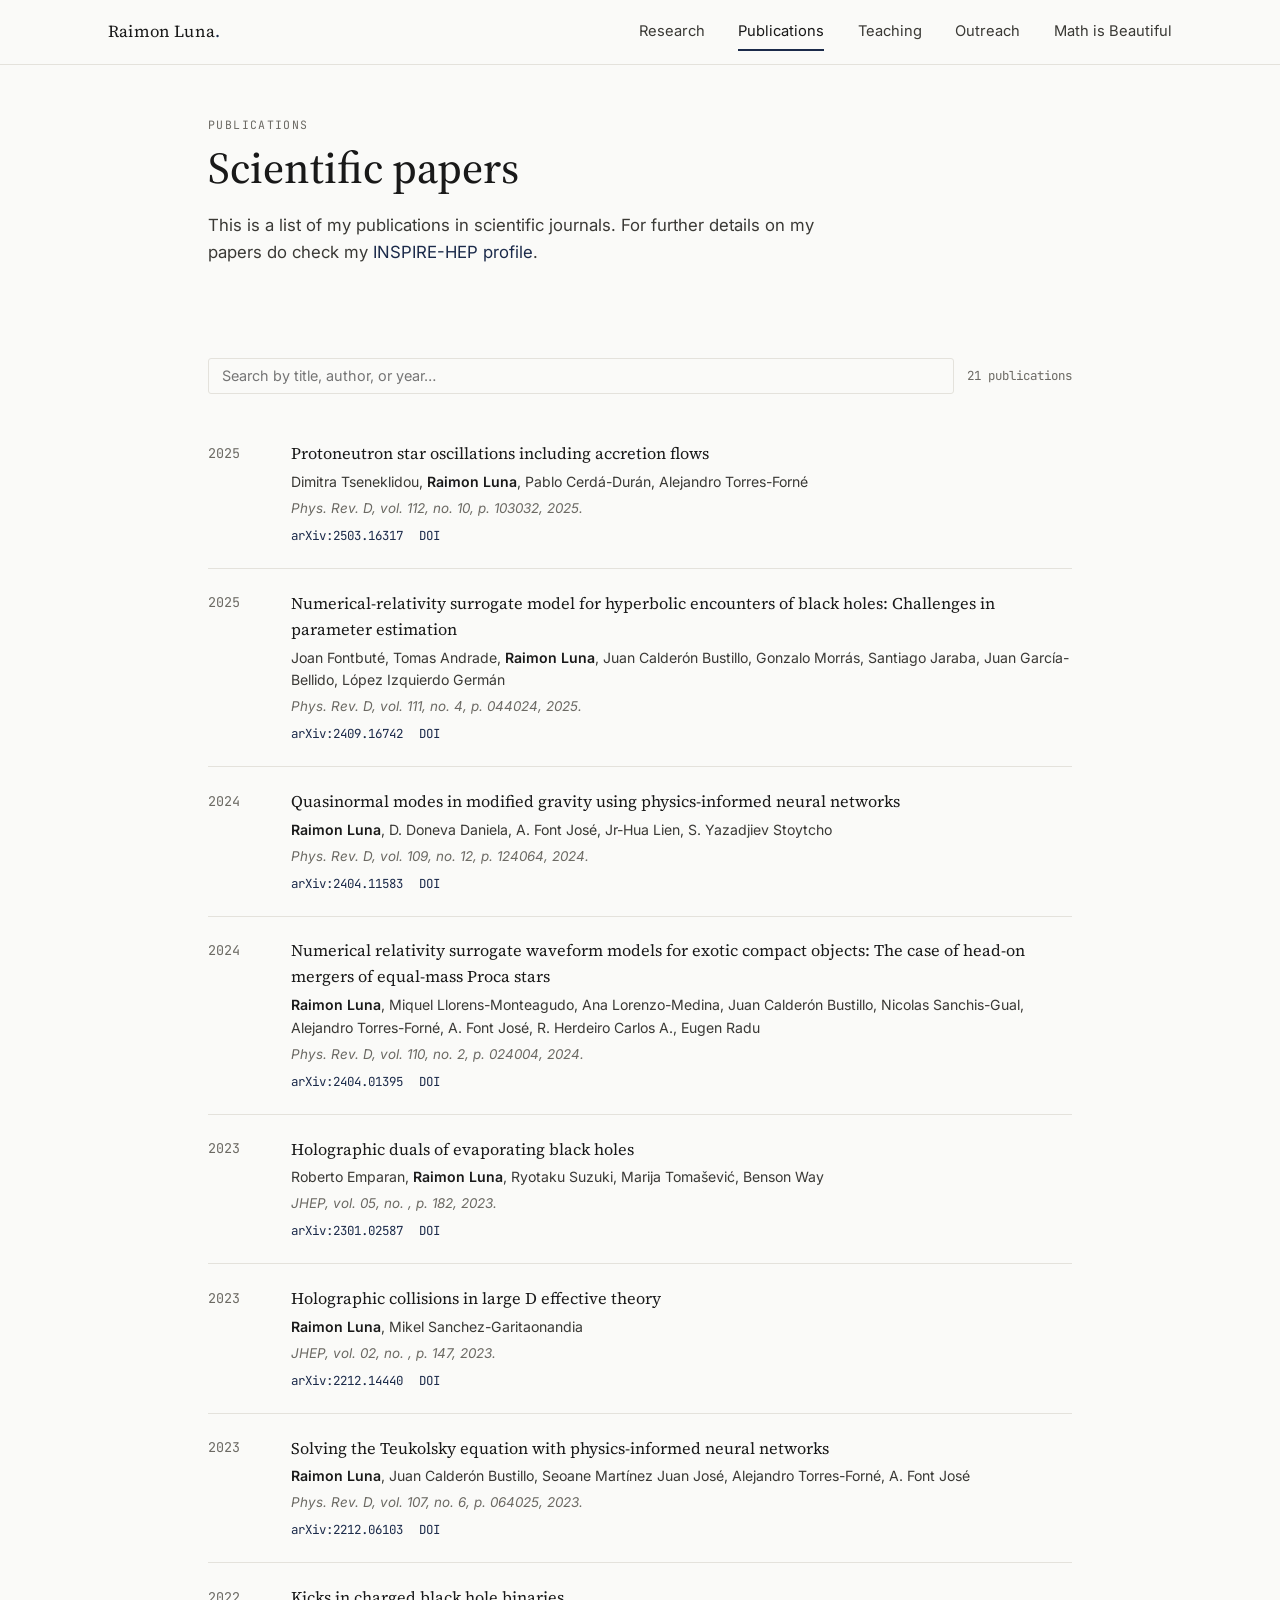
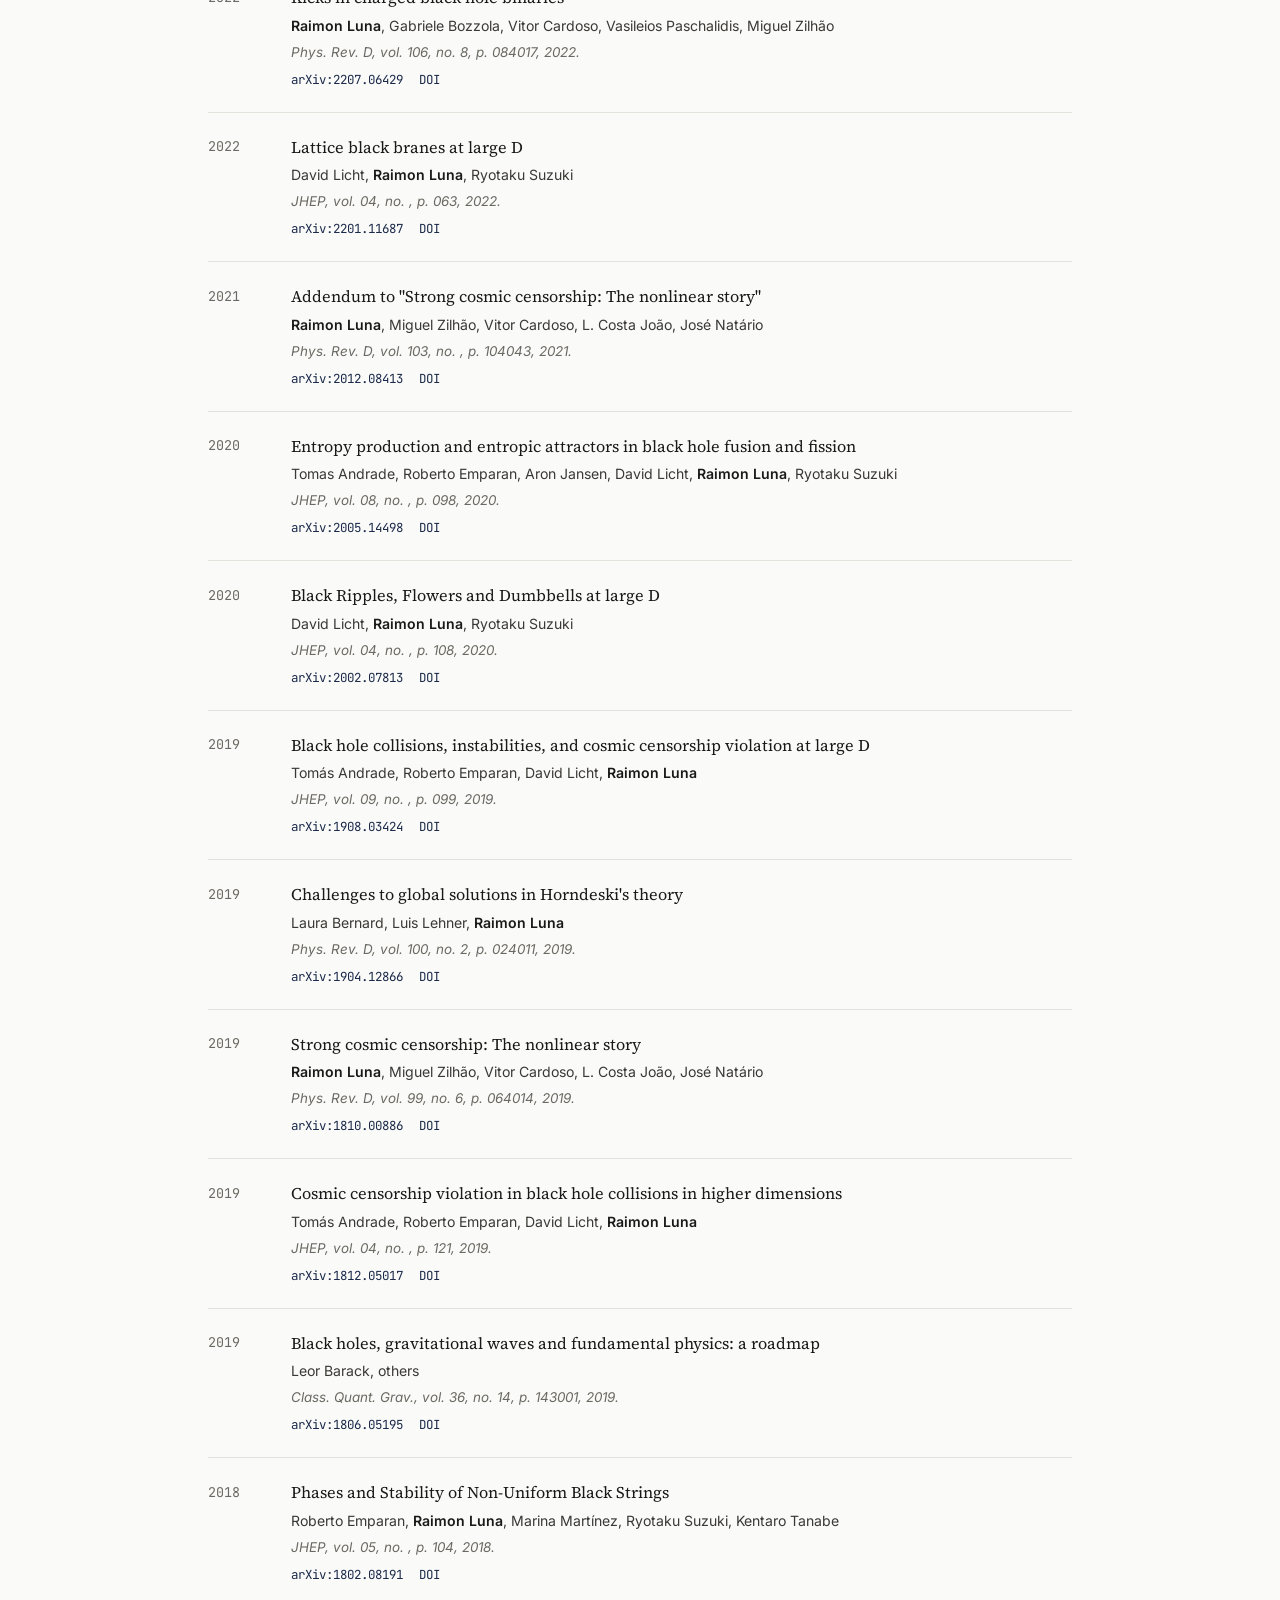
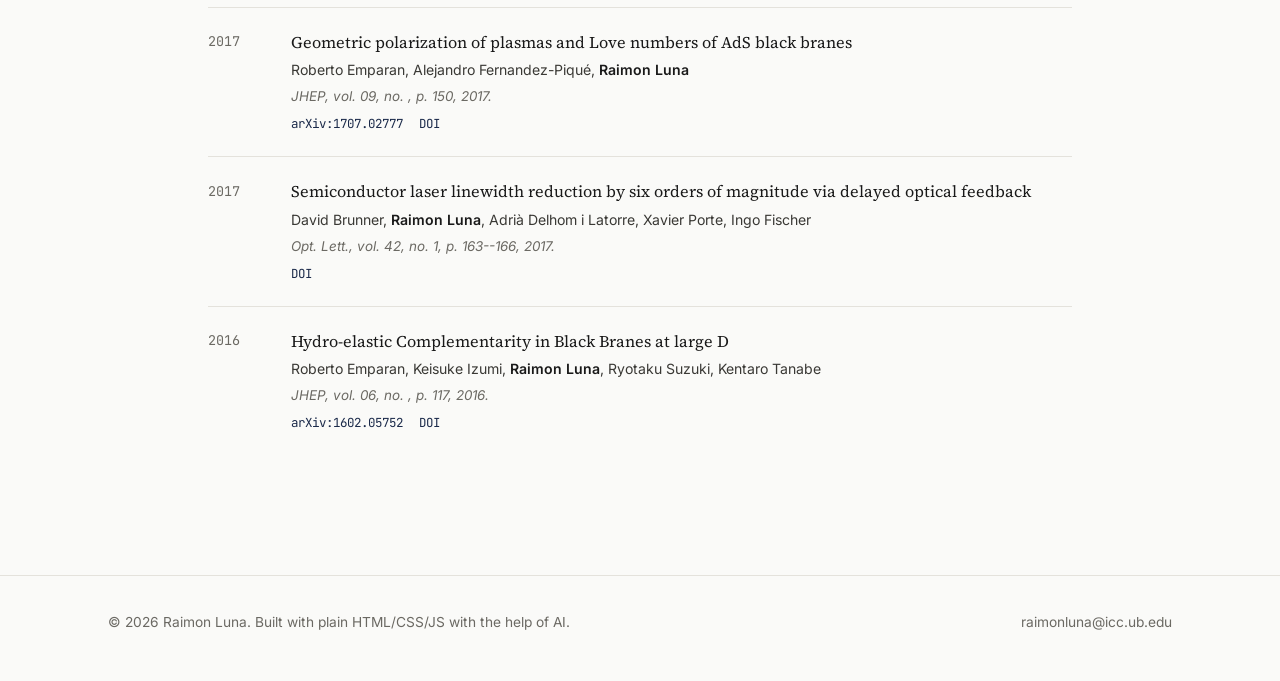
<file: publications.html>
<!DOCTYPE html>
<html lang="en">
<head>
<meta charset="UTF-8">
<meta name="viewport" content="width=device-width, initial-scale=1.0">
<title>Publications — Raimon Luna</title>
<link rel="preconnect" href="https://fonts.googleapis.com">
<link rel="preconnect" href="https://fonts.gstatic.com" crossorigin>
<link href="https://fonts.googleapis.com/css2?family=Source+Serif+4:opsz,wght@8..60,400;8..60,500;8..60,600&family=Inter:wght@400;500;600&family=JetBrains+Mono:wght@400;500&display=swap" rel="stylesheet">
<link rel="stylesheet" href="css/main.css">
<link rel="stylesheet" href="css/components.css">
</head>
<body>

<header class="site-header">
  <div class="wrap-wide">
    <a href="index.html" class="brand">Raimon Luna<span class="dot">.</span></a>
    <button class="nav-toggle" aria-label="Toggle navigation" aria-expanded="false">
      <span></span>
    </button>
    <nav class="site-nav">
      <a href="research.html">Research</a>
      <a href="publications.html">Publications</a>
      <a href="teaching.html">Teaching</a>
      <a href="outreach.html">Outreach</a>
      <a href="math-is-beautiful.html">Math is Beautiful</a>
    </nav>
  </div>
</header>

<main>
  <section class="page-header">
    <div class="wrap">
      <span class="eyebrow">Publications</span>
      <h1>Scientific papers</h1>
      <p class="lede">
        This is a list of my publications in scientific journals. For further details on my papers do check my
        <a href="https://inspirehep.net/authors/1607931" target="_blank" rel="noopener">INSPIRE-HEP profile</a>.
      </p>
    </div>
  </section>

  <section class="section-tight">
    <div class="wrap">

      <!--
      <p class="pub-note">
        This list is rendered from <code>data/publications.json</code>, which I update by
        re-exporting BibTeX from INSPIRE-HEP. See <code>data/README.md</code> in the
        repository for the one-step conversion process.
      </p>
      -->

      <div class="pub-controls">
        <input type="text" id="pub-search" class="pub-search" placeholder="Search by title, author, or year…" aria-label="Search publications">
        <span class="pub-sort" id="pub-count"></span>
      </div>

      <ul class="pub-list" id="pub-list">
        <li class="pub-loading">Loading publications…</li>
      </ul>

    </div>
  </section>
</main>

<footer class="site-footer">
  <div class="wrap-wide">
    <span>&copy; 2026 Raimon Luna. Built with plain HTML/CSS/JS with the help of AI.</span>
    <span><a href="mailto:raimonluna@icc.ub.edu">raimonluna@icc.ub.edu</a></span>
  </div>
</footer>

<script src="js/site.js"></script>
<script src="js/publications.js"></script>
</body>
</html>
</file>
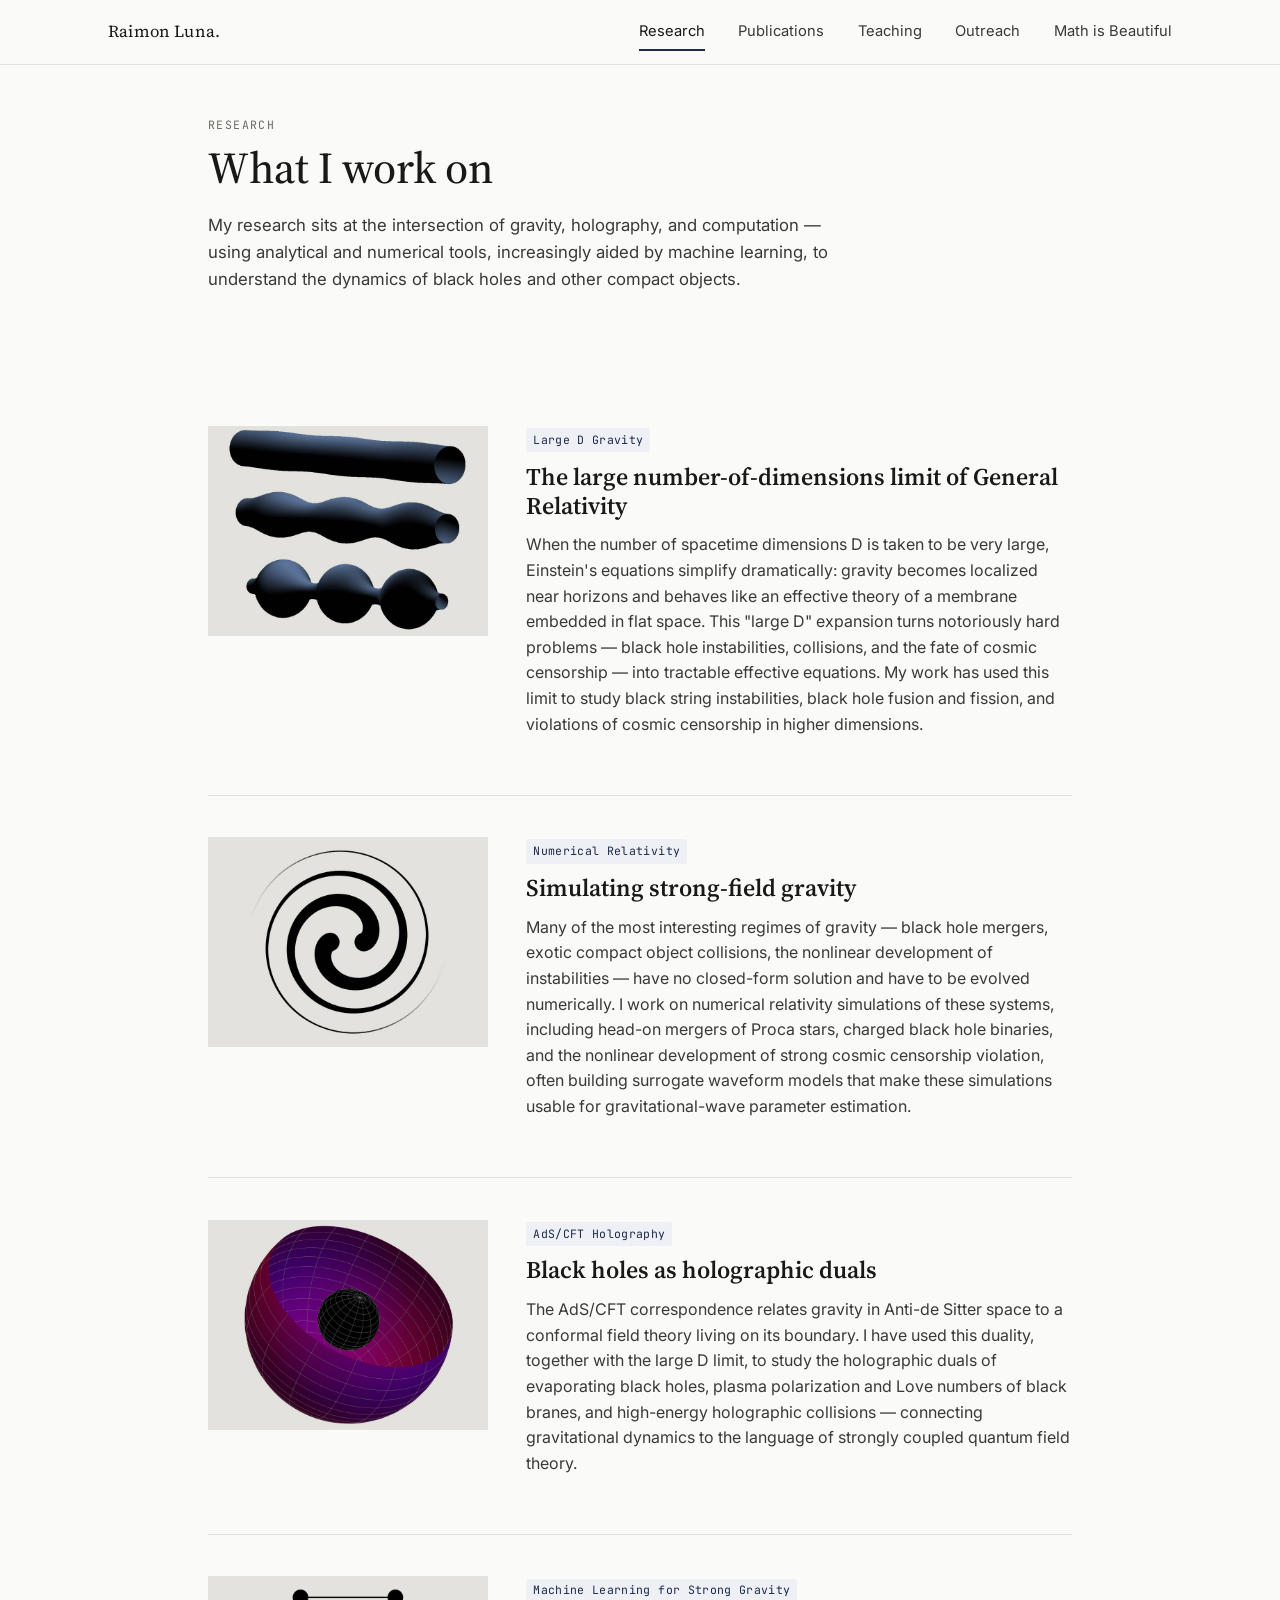
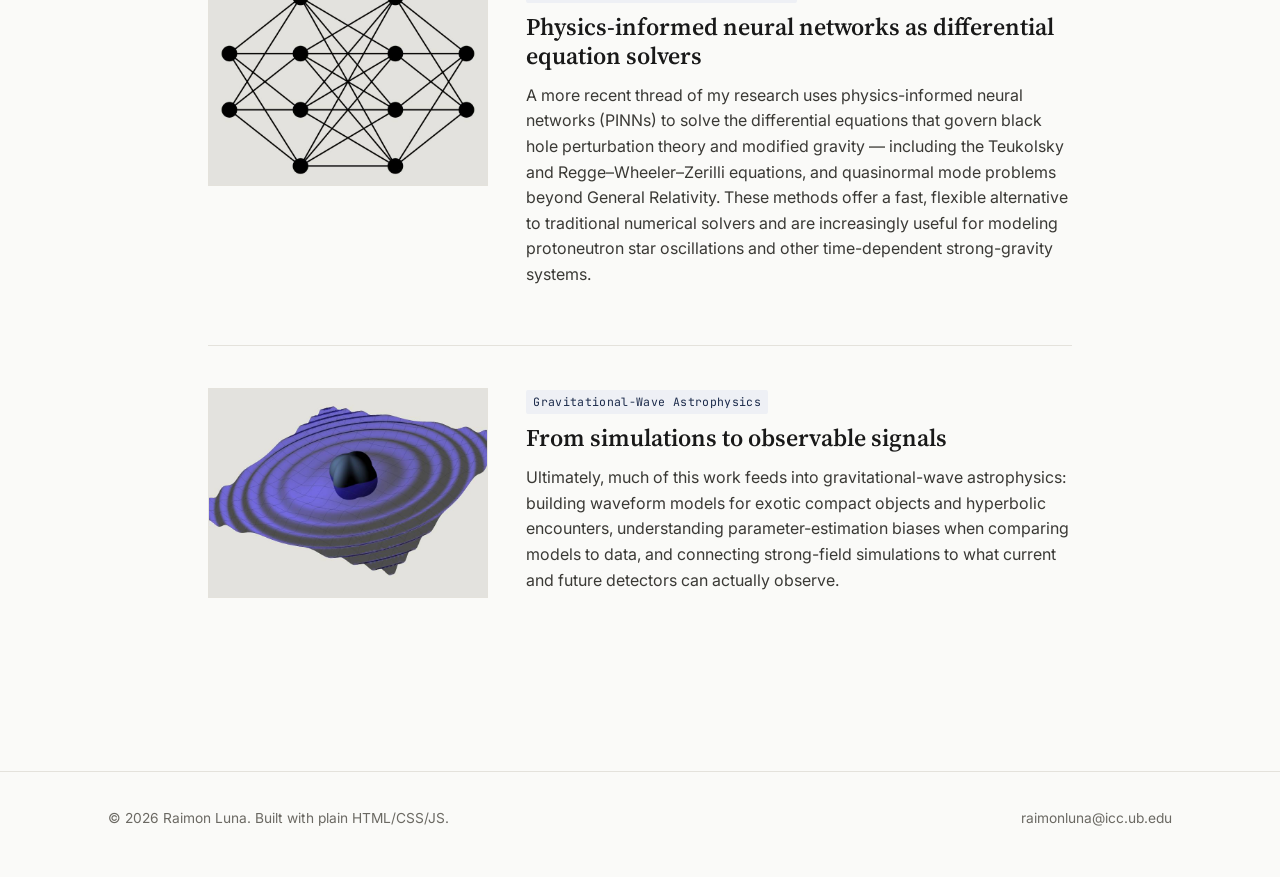
<file: research.html>
<!DOCTYPE html>
<html lang="en">
<head>
<meta charset="UTF-8">
<meta name="viewport" content="width=device-width, initial-scale=1.0">
<title>Research — Raimon Luna</title>
<link rel="preconnect" href="https://fonts.googleapis.com">
<link rel="preconnect" href="https://fonts.gstatic.com" crossorigin>
<link href="https://fonts.googleapis.com/css2?family=Source+Serif+4:opsz,wght@8..60,400;8..60,500;8..60,600&family=Inter:wght@400;500;600&family=JetBrains+Mono:wght@400;500&display=swap" rel="stylesheet">
<link rel="stylesheet" href="css/main.css">
<link rel="stylesheet" href="css/components.css">
</head>
<body>

<header class="site-header">
  <div class="wrap-wide">
    <a href="index.html" class="brand">Raimon Luna<span class="dot">.</span></a>
    <button class="nav-toggle" aria-label="Toggle navigation" aria-expanded="false">
      <span></span>
    </button>
    <nav class="site-nav">
      <a href="research.html">Research</a>
      <a href="publications.html">Publications</a>
      <a href="teaching.html">Teaching</a>
      <a href="outreach.html">Outreach</a>
      <a href="math-is-beautiful.html">Math is Beautiful</a>
    </nav>
  </div>
</header>

<main>
  <section class="page-header">
    <div class="wrap">
      <span class="eyebrow">Research</span>
      <h1>What I work on</h1>
      <p class="lede">
        My research sits at the intersection of gravity, holography, and computation —
        using analytical and numerical tools, increasingly aided by machine learning,
        to understand the dynamics of black holes and other compact objects.
      </p>
    </div>
  </section>

  <section class="section-tight">
    <div class="wrap">

      <div class="research-panel">
        <div class="research-fig">
          <img src="images/research/large-d-gravity.jpg" alt="Illustration for large D gravity">
        </div>
        <div class="research-body">
          <span class="tag">Large D Gravity</span>
          <h2>The large number-of-dimensions limit of General Relativity</h2>
          <p>
            When the number of spacetime dimensions D is taken to be very large, Einstein's
            equations simplify dramatically: gravity becomes localized near horizons and
            behaves like an effective theory of a membrane embedded in flat space. This
            "large D" expansion turns notoriously hard problems — black hole instabilities,
            collisions, and the fate of cosmic censorship — into tractable effective
            equations. My work has used this limit to study black string instabilities,
            black hole fusion and fission, and violations of cosmic censorship in higher
            dimensions.
          </p>
        </div>
      </div>

      <div class="research-panel">
        <div class="research-fig">
          <img src="images/research/numerical-relativity.jpg" alt="Illustration for numerical relativity">
        </div>
        <div class="research-body">
          <span class="tag">Numerical Relativity</span>
          <h2>Simulating strong-field gravity</h2>
          <p>
            Many of the most interesting regimes of gravity — black hole mergers, exotic
            compact object collisions, the nonlinear development of instabilities — have no
            closed-form solution and have to be evolved numerically. I work on numerical
            relativity simulations of these systems, including head-on mergers of Proca
            stars, charged black hole binaries, and the nonlinear development of strong
            cosmic censorship violation, often building surrogate waveform models that make
            these simulations usable for gravitational-wave parameter estimation.
          </p>
        </div>
      </div>

      <div class="research-panel">
        <div class="research-fig">
          <img src="images/research/holography.jpg" alt="Illustration for AdS/CFT holography">
        </div>
        <div class="research-body">
          <span class="tag">AdS/CFT Holography</span>
          <h2>Black holes as holographic duals</h2>
          <p>
            The AdS/CFT correspondence relates gravity in Anti-de Sitter space to a
            conformal field theory living on its boundary. I have used this duality,
            together with the large D limit, to study the holographic duals of evaporating
            black holes, plasma polarization and Love numbers of black branes, and
            high-energy holographic collisions — connecting gravitational dynamics to the
            language of strongly coupled quantum field theory.
          </p>
        </div>
      </div>

      <div class="research-panel">
        <div class="research-fig">
          <img src="images/research/machine-learning.jpg" alt="Illustration for machine learning in gravity">
        </div>
        <div class="research-body">
          <span class="tag">Machine Learning for Strong Gravity</span>
          <h2>Physics-informed neural networks as differential equation solvers</h2>
          <p>
            A more recent thread of my research uses physics-informed neural networks
            (PINNs) to solve the differential equations that govern black hole perturbation
            theory and modified gravity — including the Teukolsky and Regge–Wheeler–Zerilli
            equations, and quasinormal mode problems beyond General Relativity. These
            methods offer a fast, flexible alternative to traditional numerical solvers and
            are increasingly useful for modeling protoneutron star oscillations and other
            time-dependent strong-gravity systems.
          </p>
        </div>
      </div>

      <div class="research-panel">
        <div class="research-fig">
          <img src="images/research/gravitational-waves.jpg" alt="Illustration for gravitational wave astronomy">
        </div>
        <div class="research-body">
          <span class="tag">Gravitational-Wave Astrophysics</span>
          <h2>From simulations to observable signals</h2>
          <p>
            Ultimately, much of this work feeds into gravitational-wave astrophysics:
            building waveform models for exotic compact objects and hyperbolic encounters,
            understanding parameter-estimation biases when comparing models to data, and
            connecting strong-field simulations to what current and future detectors can
            actually observe.
          </p>
        </div>
      </div>

    </div>
  </section>
</main>

<footer class="site-footer">
  <div class="wrap-wide">
    <span>&copy; 2026 Raimon Luna. Built with plain HTML/CSS/JS.</span>
    <span><a href="mailto:raimonluna@icc.ub.edu">raimonluna@icc.ub.edu</a></span>
  </div>
</footer>

<script src="js/site.js"></script>
</body>
</html>
</file>
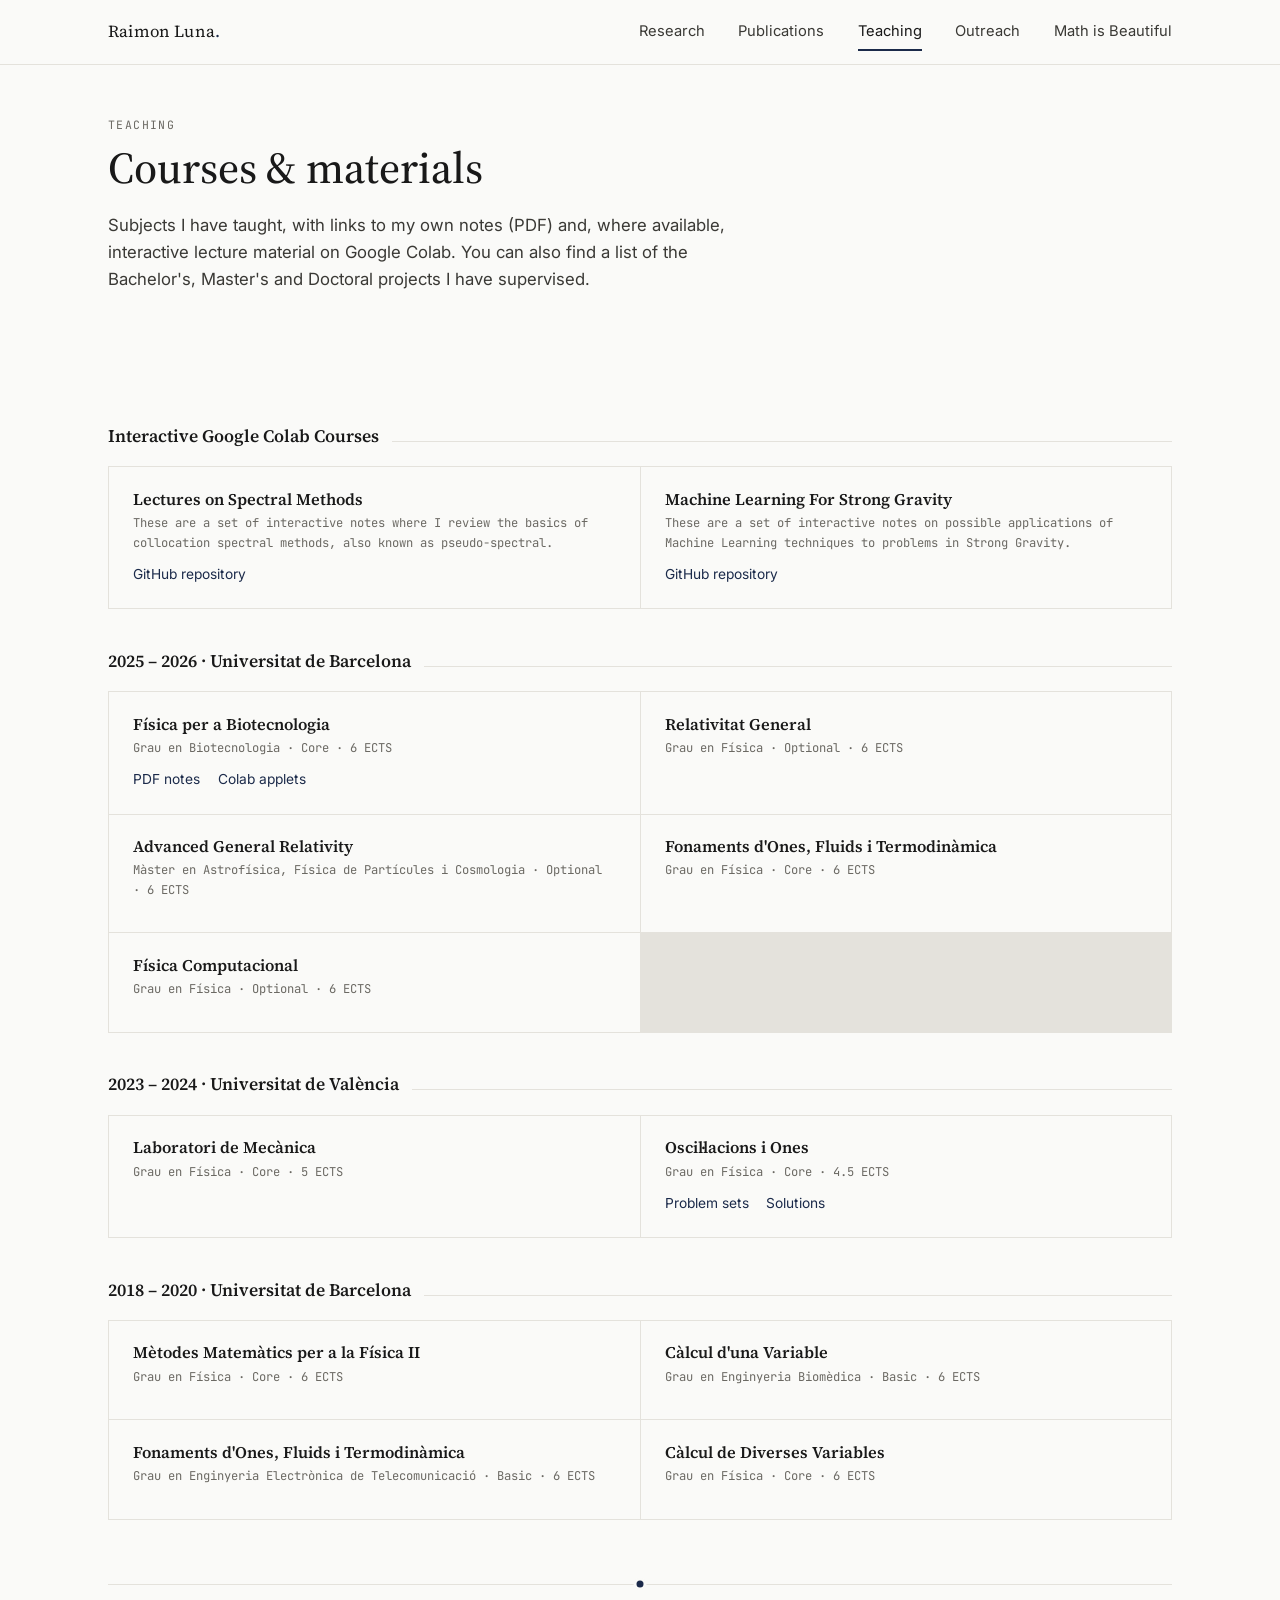
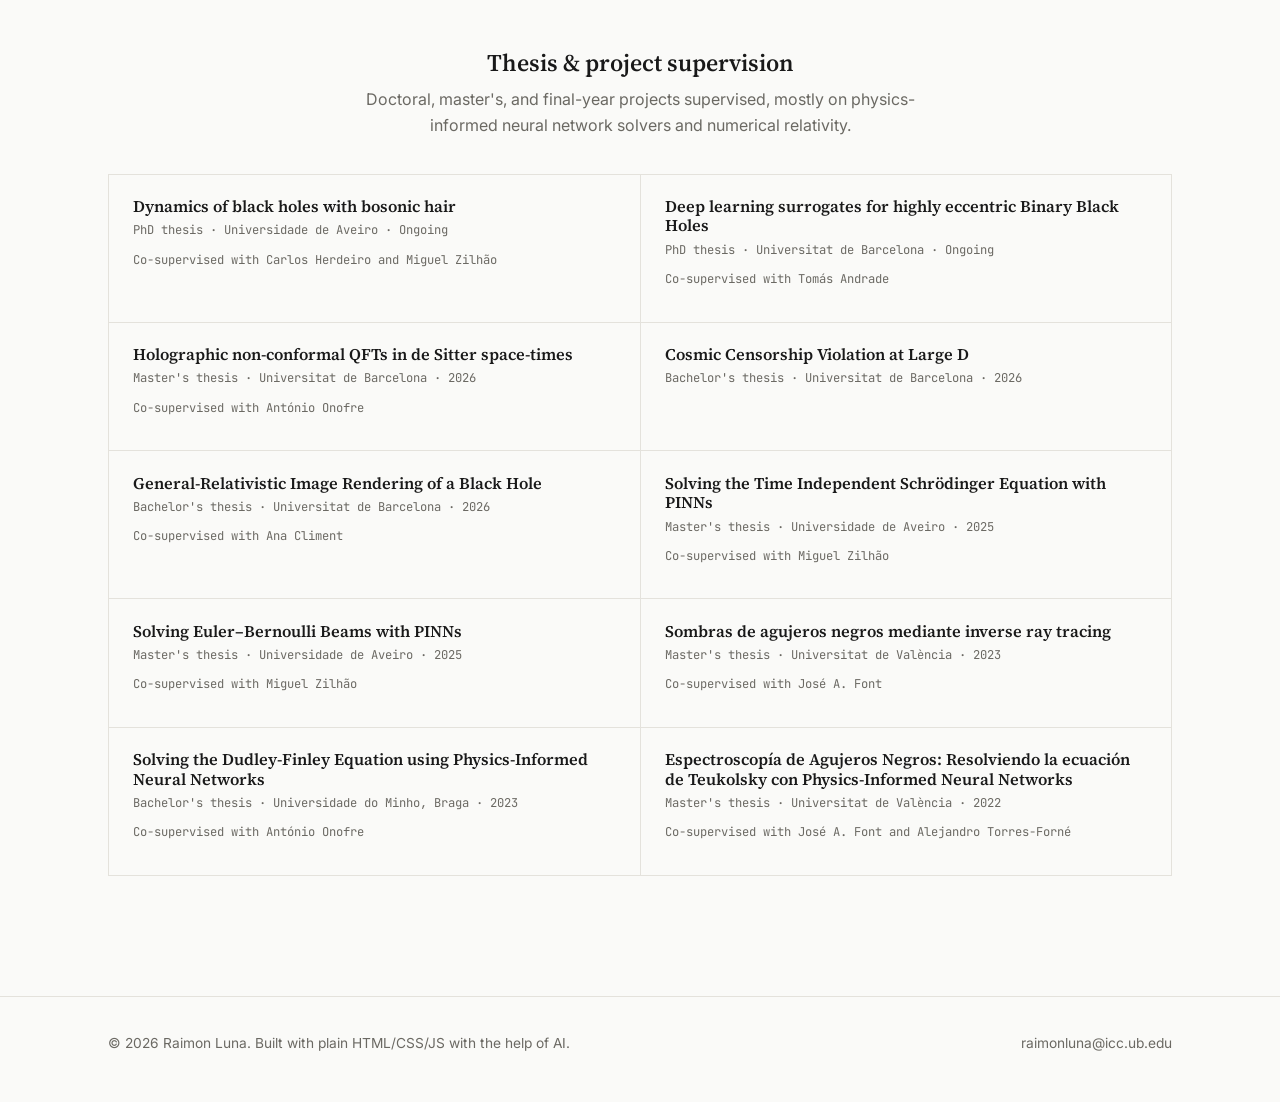
<file: teaching.html>
<!DOCTYPE html>
<html lang="en">
<head>
<meta charset="UTF-8">
<meta name="viewport" content="width=device-width, initial-scale=1.0">
<title>Teaching — Raimon Luna</title>
<link rel="preconnect" href="https://fonts.googleapis.com">
<link rel="preconnect" href="https://fonts.gstatic.com" crossorigin>
<link href="https://fonts.googleapis.com/css2?family=Source+Serif+4:opsz,wght@8..60,400;8..60,500;8..60,600&family=Inter:wght@400;500;600&family=JetBrains+Mono:wght@400;500&display=swap" rel="stylesheet">
<link rel="stylesheet" href="css/main.css">
<link rel="stylesheet" href="css/components.css">
</head>
<body>

<header class="site-header">
  <div class="wrap-wide">
    <a href="index.html" class="brand">Raimon Luna<span class="dot">.</span></a>
    <button class="nav-toggle" aria-label="Toggle navigation" aria-expanded="false">
      <span></span>
    </button>
    <nav class="site-nav">
      <a href="research.html">Research</a>
      <a href="publications.html">Publications</a>
      <a href="teaching.html">Teaching</a>
      <a href="outreach.html">Outreach</a>
      <a href="math-is-beautiful.html">Math is Beautiful</a>
    </nav>
  </div>
</header>

<main>
  <section class="page-header">
    <div class="wrap-wide">
      <span class="eyebrow">Teaching</span>
      <h1>Courses &amp; materials</h1>
      <p class="lede">
        Subjects I have taught, with links to my own notes (PDF) and, where available,
        interactive lecture material on Google Colab. You can also find a list of the 
        Bachelor's, Master's and Doctoral projects I have supervised.
      </p>
    </div>
  </section>

  <section class="section-tight">
    <div class="wrap-wide">
    
      <div class="teaching-year">
        <h2>Interactive Google Colab Courses</h2>
        <div class="rule"></div>
      </div>
      <div class="course-grid">
      
        <div class="course-card">
          <h3>Lectures on Spectral Methods</h3>
          <span class="course-meta">These are a set of interactive notes where I review the basics of collocation spectral methods, also known as pseudo-spectral.</span>
          <div class="course-links">
            <a href="https://github.com/raimonluna/LecturesOnSpectralMethods" target="_blank" rel="noopener">GitHub repository</a>
          </div>
        </div>
      
        <div class="course-card">
          <h3>Machine Learning For Strong Gravity</h3>
          <span class="course-meta">These are a set of interactive notes on possible applications of Machine Learning techniques to problems in Strong Gravity.</span>
          <div class="course-links">
            <a href="https://github.com/raimonluna/MachineLearningForStrongGravity" target="_blank" rel="noopener">GitHub repository</a>
          </div>
        </div>
        
      </div>

      <div class="teaching-year">
        <h2>2025 – 2026 · Universitat de Barcelona</h2>
        <div class="rule"></div>
      </div>
      <div class="course-grid">
      
        <div class="course-card">
          <h3>Física per a Biotecnologia</h3>
          <span class="course-meta">Grau en Biotecnologia · Core · 6 ECTS</span>
          <div class="course-links">
            <a href="https://drive.google.com/file/d/12zuAWCi9o4pTGyBbOeDIvLT5fVvVYWO3/view?usp=sharing" target="_blank" rel="noopener">PDF notes</a>
            <a href="https://colab.research.google.com/github/raimonluna/AppletsDeFisica/blob/main/FisicaBioteck.ipynb" target="_blank" rel="noopener">Colab applets</a>
          </div>
        </div>
      
        <div class="course-card">
          <h3>Relativitat General</h3>
          <span class="course-meta">Grau en Física · Optional · 6 ECTS</span>
        </div>
        
        <div class="course-card">
          <h3>Advanced General Relativity</h3>
          <span class="course-meta">Màster en Astrofísica, Física de Partícules i Cosmologia · Optional · 6 ECTS</span>
        </div>
        
        <div class="course-card">
          <h3>Fonaments d'Ones, Fluids i Termodinàmica</h3>
          <span class="course-meta">Grau en Física · Core · 6 ECTS</span>
        </div>
        
        <div class="course-card">
          <h3>Física Computacional</h3>
          <span class="course-meta">Grau en Física · Optional · 6 ECTS</span>
        </div>
        
      </div>

      <div class="teaching-year">
        <h2>2023 – 2024 · Universitat de València</h2>
        <div class="rule"></div>
      </div>
      <div class="course-grid">
      
        <div class="course-card">
          <h3>Laboratori de Mecànica</h3>
          <span class="course-meta">Grau en Física · Core · 5 ECTS</span>
        </div>
        
        <div class="course-card">
          <h3>Oscil·lacions i Ones</h3>
          <span class="course-meta">Grau en Física · Core · 4.5 ECTS</span>
          <div class="course-links">
            <a href="https://drive.google.com/file/d/1HO3Z4WbEfHRU12AaDiPVrDgv4swYjxIK/view?usp=sharing" target="_blank" rel="noopener">Problem sets</a>
            <a href="https://drive.google.com/file/d/1cLwHtiaP89rgLy4lQSVlGDa2zgbsCPX2/view?usp=sharing" target="_blank" rel="noopener">Solutions</a>
          </div>
        </div>
        
      </div>

      <div class="teaching-year">
        <h2>2018 – 2020 · Universitat de Barcelona</h2>
        <div class="rule"></div>
      </div>
      <div class="course-grid">
      
        <div class="course-card">
          <h3>Mètodes Matemàtics per a la Física II</h3>
          <span class="course-meta">Grau en Física · Core · 6 ECTS</span>
        </div>
        
        <div class="course-card">
          <h3>Càlcul d'una Variable</h3>
          <span class="course-meta">Grau en Enginyeria Biomèdica · Basic · 6 ECTS</span>
        </div>
        
        <div class="course-card">
          <h3>Fonaments d'Ones, Fluids i Termodinàmica</h3>
          <span class="course-meta">Grau en Enginyeria Electrònica de Telecomunicació · Basic · 6 ECTS</span>
        </div>
        
        <div class="course-card">
          <h3>Càlcul de Diverses Variables</h3>
          <span class="course-meta">Grau en Física · Core · 6 ECTS</span>
        </div>
        
      </div>

      <div class="orbit-divider center"></div>

      <h2 class="text-center" style="margin-bottom:0.4em;">Thesis &amp; project supervision</h2>
      <p class="text-center muted" style="max-width:560px;margin:0 auto 2.2rem;">
        Doctoral, master's, and final-year projects supervised, mostly on physics-informed
        neural network solvers and numerical relativity.
      </p>
      <div class="course-grid">
        
        <div class="course-card">
          <h3>Dynamics of black holes with bosonic hair</h3>
          <span class="course-meta">PhD thesis · Universidade de Aveiro · Ongoing</span>
          <span class="course-meta">Co-supervised with Carlos Herdeiro and Miguel Zilhão</span>
        </div>
     
        <div class="course-card">
          <h3>Deep learning surrogates for highly eccentric Binary Black Holes</h3>
          <span class="course-meta">PhD thesis · Universitat de Barcelona · Ongoing</span>
          <span class="course-meta">Co-supervised with Tomás Andrade</span>
        </div>
        
        <div class="course-card">
          <h3>Holographic non-conformal QFTs in de Sitter space-times</h3>
          <span class="course-meta">Master's thesis · Universitat de Barcelona · 2026</span>
          <span class="course-meta">Co-supervised with António Onofre</span>
        </div>
        
        <div class="course-card">
          <h3>Cosmic Censorship Violation at Large D</h3>
          <span class="course-meta">Bachelor's thesis · Universitat de Barcelona · 2026</span>
        </div>
        
        <div class="course-card">
          <h3>General-Relativistic Image Rendering of a Black Hole</h3>
          <span class="course-meta">Bachelor's thesis · Universitat de Barcelona · 2026</span>
          <span class="course-meta">Co-supervised with Ana Climent</span>
        </div>
        
        <div class="course-card">
          <h3>Solving the Time Independent Schrödinger Equation with PINNs</h3>
          <span class="course-meta">Master's thesis · Universidade de Aveiro · 2025</span>
          <span class="course-meta">Co-supervised with Miguel Zilhão</span>
        </div>
        
        <div class="course-card">
          <h3>Solving Euler–Bernoulli Beams with PINNs</h3>
          <span class="course-meta">Master's thesis · Universidade de Aveiro · 2025</span>
          <span class="course-meta">Co-supervised with Miguel Zilhão</span>
        </div>
        
        <div class="course-card">
          <h3>Sombras de agujeros negros mediante inverse ray tracing</h3>
          <span class="course-meta">Master's thesis · Universitat de València · 2023</span>
          <span class="course-meta">Co-supervised with José A. Font</span>
        </div>
        
        <div class="course-card">
          <h3>Solving the Dudley-Finley Equation using Physics-Informed Neural Networks</h3>
          <span class="course-meta">Bachelor's thesis · Universidade do Minho, Braga · 2023</span>
          <span class="course-meta">Co-supervised with António Onofre</span>
        </div>
        
        <div class="course-card">
          <h3>Espectroscopía de Agujeros Negros: Resolviendo la ecuación de Teukolsky con Physics-Informed Neural Networks</h3>
          <span class="course-meta">Master's thesis · Universitat de València · 2022</span>
          <span class="course-meta">Co-supervised with José A. Font and Alejandro Torres-Forné</span>
        </div>

      </div>

    </div>
  </section>
</main>

<footer class="site-footer">
  <div class="wrap-wide">
    <span>&copy; 2026 Raimon Luna. Built with plain HTML/CSS/JS with the help of AI.</span>
    <span><a href="mailto:raimonluna@icc.ub.edu">raimonluna@icc.ub.edu</a></span>
  </div>
</footer>

<script src="js/site.js"></script>
</body>
</html>
</file>
<file: css/main.css>
/* ============================================================
   Raimon Luna — personal site
   Design system: paper white / ink black / event-horizon indigo
   Display: Source Serif 4 · Body: Inter · Data: JetBrains Mono
   ============================================================ */

:root {
  --paper: #FAFAF8;
  --paper-dim: #F3F2EE;
  --ink: #191919;
  --ink-soft: #3A3935;
  --gray: #6B6963;
  --rule: #E4E2DC;
  --accent: #1B2A4A;      /* event-horizon indigo */
  --accent-soft: #3E4F77;
  --accent-wash: #EEF0F5;

  --serif: "Source Serif 4", "Iowan Old Style", Georgia, serif;
  --sans: "Inter", -apple-system, BlinkMacSystemFont, "Segoe UI", sans-serif;
  --mono: "JetBrains Mono", "SFMono-Regular", Consolas, monospace;

  --max-w: 920px;
  --max-w-wide: 1120px;
  --radius: 3px;
}

* { box-sizing: border-box; }

html { scroll-behavior: smooth; }

body {
  margin: 0;
  background: var(--paper);
  color: var(--ink);
  font-family: var(--sans);
  font-size: 16px;
  line-height: 1.6;
  -webkit-font-smoothing: antialiased;
}

img { max-width: 100%; display: block; }

a {
  color: var(--accent);
  text-decoration: none;
  border-bottom: 1px solid transparent;
  transition: border-color 0.15s ease, color 0.15s ease;
}
a:hover { border-bottom-color: var(--accent); }

a:focus-visible,
button:focus-visible,
[tabindex]:focus-visible {
  outline: 2px solid var(--accent);
  outline-offset: 3px;
}

h1, h2, h3, h4 {
  font-family: var(--serif);
  font-weight: 600;
  line-height: 1.2;
  margin: 0 0 0.5em;
  color: var(--ink);
}

h1 { font-size: clamp(2rem, 5vw, 2.75rem); font-weight: 500; }
h2 { font-size: 1.5rem; }
h3 { font-size: 1.15rem; }

p { margin: 0 0 1em; color: var(--ink-soft); }

.eyebrow {
  font-family: var(--mono);
  font-size: 0.72rem;
  letter-spacing: 0.12em;
  text-transform: uppercase;
  color: var(--gray);
  display: block;
  margin-bottom: 0.6em;
}

/* ---------- layout shells ---------- */

.wrap {
  max-width: var(--max-w);
  margin: 0 auto;
  padding: 0 28px;
}
.wrap-wide {
  max-width: var(--max-w-wide);
  margin: 0 auto;
  padding: 0 28px;
}

/* ---------- header / nav ---------- */

.site-header {
  border-bottom: 1px solid var(--rule);
  background: var(--paper);
  position: sticky;
  top: 0;
  z-index: 50;
}

.site-header .wrap-wide {
  display: flex;
  align-items: center;
  justify-content: space-between;
  height: 64px;
}

.brand {
  font-family: var(--serif);
  font-size: 1.05rem;
  color: var(--ink);
  border-bottom: none;
  letter-spacing: 0.01em;
}
.brand:hover { border-bottom: none; color: var(--accent); }
.brand .dot { color: var(--accent); }

.nav-toggle {
  display: none;
  background: none;
  border: 1px solid var(--rule);
  border-radius: var(--radius);
  width: 38px;
  height: 38px;
  align-items: center;
  justify-content: center;
  cursor: pointer;
}
.nav-toggle span,
.nav-toggle span::before,
.nav-toggle span::after {
  display: block;
  position: relative;
  width: 18px;
  height: 1.5px;
  background: var(--ink);
}
.nav-toggle span::before,
.nav-toggle span::after {
  content: "";
  position: absolute;
  left: 0;
}
.nav-toggle span::before { top: -6px; }
.nav-toggle span::after { top: 6px; }

.site-nav { display: flex; gap: 2.1rem; }
.site-nav a {
  font-family: var(--sans);
  font-size: 0.92rem;
  color: var(--ink-soft);
  border-bottom: none;
  padding: 4px 0;
  position: relative;
}
.site-nav a:hover { color: var(--ink); border-bottom: none; }
.site-nav a.active { color: var(--ink); }
.site-nav a.active::after {
  content: "";
  position: absolute;
  left: 0; right: 0; bottom: -3px;
  height: 2px;
  background: var(--accent);
}

@media (max-width: 760px) {
  .nav-toggle { display: flex; }
  .site-nav {
    position: absolute;
    top: 64px; left: 0; right: 0;
    background: var(--paper);
    border-bottom: 1px solid var(--rule);
    flex-direction: column;
    gap: 0;
    padding: 8px 28px 18px;
    display: none;
  }
  .site-nav.open { display: flex; }
  .site-nav a { padding: 12px 0; border-bottom: 1px solid var(--rule); }
  .site-nav a.active::after { display: none; }
}

/* ---------- orbit divider (signature element) ---------- */

.orbit-divider {
  position: relative;
  height: 1px;
  background: var(--rule);
  margin: 4rem 0;
  overflow: visible;
}
.orbit-divider::before {
  content: "";
  position: absolute;
  top: 50%;
  left: 8%;
  width: 7px;
  height: 7px;
  border-radius: 50%;
  background: var(--accent);
  transform: translate(-50%, -50%);
  box-shadow: 0 0 0 3px var(--paper);
}
.orbit-divider.center::before { left: 50%; }

/* ---------- buttons / pills ---------- */

.btn {
  display: inline-flex;
  align-items: center;
  gap: 0.5em;
  font-family: var(--sans);
  font-size: 0.88rem;
  font-weight: 500;
  padding: 0.65em 1.3em;
  border: 1px solid var(--ink);
  border-radius: var(--radius);
  color: var(--ink);
  border-bottom: 1px solid var(--ink);
}
.btn:hover { background: var(--ink); color: var(--paper); }
.btn-primary {
  background: var(--accent);
  border-color: var(--accent);
  color: var(--paper);
}
.btn-primary:hover { background: var(--accent-soft); border-color: var(--accent-soft); color: var(--paper); }

.tag {
  font-family: var(--mono);
  font-size: 0.72rem;
  letter-spacing: 0.03em;
  color: var(--accent);
  background: var(--accent-wash);
  padding: 0.25em 0.6em;
  border-radius: 2px;
  display: inline-block;
}

/* ---------- footer ---------- */

.site-footer {
  border-top: 1px solid var(--rule);
  margin-top: 5rem;
  padding: 2.2rem 0 3rem;
  color: var(--gray);
  font-size: 0.86rem;
}
.site-footer .wrap-wide {
  display: flex;
  justify-content: space-between;
  flex-wrap: wrap;
  gap: 1rem;
}
.site-footer a { color: var(--gray); }
.site-footer a:hover { color: var(--ink); border-color: var(--ink); }

/* ---------- utility ---------- */

.muted { color: var(--gray); }
.mono { font-family: var(--mono); }
.text-center { text-align: center; }
.section { padding: 4.5rem 0; }
.section-tight { padding: 2.5rem 0; }
.sr-only {
  position: absolute; width: 1px; height: 1px;
  overflow: hidden; clip: rect(0,0,0,0);
}

@media (prefers-reduced-motion: reduce) {
  html { scroll-behavior: auto; }
  * { transition: none !important; animation: none !important; }
}
</file>
<file: css/components.css>
/* ============================================================
   Component styles, page by page
   ============================================================ */

/* ---------- HOME / HERO ---------- */

.hero {
  padding: 4.5rem 0 3.5rem;
}
.hero-grid {
  display: grid;
  grid-template-columns: 200px 1fr;
  gap: 2.8rem;
  align-items: start;
}
.hero-photo {
  width: 200px;
  height: 200px;
  border-radius: 50%;
  overflow: hidden;
  background: var(--paper-dim);
  border: 1px solid var(--rule);
}
.hero-photo img { width: 100%; height: 100%; object-fit: cover; }

.hero-name { margin-bottom: 0.15em; }
.hero-role {
  font-family: var(--mono);
  font-size: 0.85rem;
  color: var(--accent);
  margin-bottom: 1.1em;
}
.hero-intro { font-size: 1.05rem; max-width: 560px; }

.hero-meta {
  margin-top: 1.4rem;
  font-family: var(--mono);
  font-size: 0.84rem;
  color: var(--gray);
  display: flex;
  flex-wrap: wrap;
  gap: 1.4rem 2rem;
}
.hero-meta span { white-space: nowrap; }
.hero-meta a { color: var(--gray); }
.hero-meta a:hover { color: var(--accent); border-color: var(--accent); }

.hero-links {
  margin-top: 1.6rem;
  display: flex;
  gap: 0.7rem;
  flex-wrap: wrap;
}

@media (max-width: 620px) {
  .hero-grid { grid-template-columns: 1fr; text-align: left; }
  .hero-photo { width: 140px; height: 140px; }
}

/* quick-link cards to the five sections */
.quick-grid {
  display: grid;
  grid-template-columns: repeat(3, 1fr);
  gap: 1px;
  background: var(--rule);
  border: 1px solid var(--rule);
}
.quick-card {
  background: var(--paper);
  padding: 1.8rem 1.6rem;
  border-bottom: none;
  display: block;
  position: relative;
}
.quick-card:hover { background: var(--paper-dim); border-bottom: none; }
.quick-card .num {
  font-family: var(--mono);
  font-size: 0.74rem;
  color: var(--accent);
  display: block;
  margin-bottom: 0.8em;
}
.quick-card h3 { margin-bottom: 0.35em; color: var(--ink); }
.quick-card p { font-size: 0.9rem; margin: 0; }

@media (max-width: 760px) {
  .quick-grid { grid-template-columns: 1fr; }
}

/* ---------- PAGE HEADER (used on all sub-pages) ---------- */

.page-header { padding: 3.2rem 0 2.2rem; }
.page-header h1 { margin-bottom: 0.4em; }
.page-header .lede { font-size: 1.05rem; max-width: 640px; }

/* ---------- RESEARCH ---------- */

.research-panel {
  display: grid;
  grid-template-columns: 280px 1fr;
  gap: 2.4rem;
  padding: 2.6rem 0;
  border-top: 1px solid var(--rule);
}
.research-panel:first-of-type { border-top: none; }
.research-fig {
  width: 100%;
  aspect-ratio: 4/3;
  background: var(--paper-dim);
  border: 1px solid var(--rule);
  overflow: hidden;
}
.research-fig img { width: 100%; height: 100%; object-fit: cover; }
.research-body h2 { margin-bottom: 0.5em; }
.research-body .tag { margin-bottom: 0.9em; }

@media (max-width: 700px) {
  .research-panel { grid-template-columns: 1fr; }
  .research-fig { aspect-ratio: 16/9; }
}

/* ---------- PUBLICATIONS ---------- */

.pub-controls {
  display: flex;
  gap: 0.8rem;
  align-items: center;
  margin-bottom: 1.6rem;
  flex-wrap: wrap;
}
.pub-search {
  font-family: var(--sans);
  font-size: 0.9rem;
  padding: 0.6em 0.9em;
  border: 1px solid var(--rule);
  border-radius: var(--radius);
  background: var(--paper);
  flex: 1;
  min-width: 200px;
}
.pub-search:focus { outline: none; border-color: var(--accent); }
.pub-sort {
  font-family: var(--mono);
  font-size: 0.78rem;
  color: var(--gray);
}

.pub-list { list-style: none; margin: 0; padding: 0; }
.pub-item {
  padding: 1.3rem 0;
  border-top: 1px solid var(--rule);
  display: grid;
  grid-template-columns: 64px 1fr;
  gap: 1.2rem;
}
.pub-item:first-child { border-top: none; }
.pub-year {
  font-family: var(--mono);
  font-size: 0.84rem;
  color: var(--gray);
  padding-top: 0.2em;
}
.pub-title {
  font-family: var(--serif);
  font-size: 1.02rem;
  color: var(--ink);
  margin: 0 0 0.3em;
}
.pub-authors { font-size: 0.88rem; color: var(--ink-soft); margin: 0 0 0.3em; }
.pub-authors .me { color: var(--ink); font-weight: 600; }
.pub-venue { font-size: 0.84rem; color: var(--gray); margin: 0 0 0.5em; font-style: italic; }
.pub-links { display: flex; gap: 1rem; font-family: var(--mono); font-size: 0.78rem; }

.pub-empty, .pub-loading {
  padding: 3rem 0;
  text-align: center;
  color: var(--gray);
  font-family: var(--mono);
  font-size: 0.85rem;
  border-top: 1px solid var(--rule);
}

.pub-note {
  font-size: 0.85rem;
  color: var(--gray);
  background: var(--paper-dim);
  border: 1px solid var(--rule);
  padding: 0.9em 1.1em;
  border-radius: var(--radius);
  margin-bottom: 2rem;
}
.pub-note code {
  font-family: var(--mono);
  background: var(--paper);
  padding: 0.1em 0.4em;
  border-radius: 2px;
  border: 1px solid var(--rule);
}

@media (max-width: 560px) {
  .pub-item { grid-template-columns: 1fr; gap: 0.3rem; }
}

/* ---------- TEACHING ---------- */

.teaching-year {
  margin: 2.6rem 0 1.2rem;
  display: flex;
  align-items: baseline;
  gap: 0.8rem;
}
.teaching-year h2 { margin: 0; font-size: 1.1rem; }
.teaching-year .rule { flex: 1; height: 1px; background: var(--rule); }

.course-grid {
  display: grid;
  grid-template-columns: repeat(2, 1fr);
  gap: 1px;
  background: var(--rule);
  border: 1px solid var(--rule);
}
.course-card {
  background: var(--paper);
  padding: 1.4rem 1.5rem;
}
.course-card h3 { margin-bottom: 0.3em; font-size: 1.02rem; }
.course-meta {
  font-family: var(--mono);
  font-size: 0.76rem;
  color: var(--gray);
  margin-bottom: 0.8em;
  display: block;
}
.course-links { display: flex; gap: 1.1rem; flex-wrap: wrap; font-size: 0.86rem; }
.course-links a { display: inline-flex; align-items: center; gap: 0.4em; }

@media (max-width: 700px) {
  .course-grid { grid-template-columns: 1fr; }
}

/* ---------- OUTREACH ---------- */

.outreach-grid {
  display: grid;
  grid-template-columns: repeat(2, 1fr);
  gap: 2.2rem;
}
.outreach-card {
  border: 1px solid var(--rule);
  background: var(--paper);
}
.outreach-media {
  aspect-ratio: 16/9;
  background: var(--paper-dim);
  position: relative;
  overflow: hidden;
}
.outreach-media img,
.outreach-media iframe {
  width: 100%; height: 100%;
  border: none; object-fit: cover;
  display: block;
}
.outreach-media .play {
  position: absolute; inset: 0;
  display: flex; align-items: center; justify-content: center;
  background: rgba(25,25,25,0.06);
}
.outreach-media .play svg { width: 44px; height: 44px; }
.outreach-body { padding: 1.3rem 1.5rem 1.6rem; }
.outreach-body .eyebrow { margin-bottom: 0.4em; }
.outreach-body h3 { margin-bottom: 0.4em; }
.outreach-body p { font-size: 0.92rem; margin-bottom: 0.8em; }

@media (max-width: 700px) {
  .outreach-grid { grid-template-columns: 1fr; }
}

/* ---------- MATH IS BEAUTIFUL ---------- */

.mb-intro { display: flex; justify-content: space-between; align-items: flex-end; gap: 1.5rem; flex-wrap: wrap; }
.mb-intro a { font-family: var(--mono); font-size: 0.82rem; }

.mb-grid {
  display: grid;
  grid-template-columns: repeat(4, 1fr);
  gap: 3px;
  margin-top: 1.8rem;
}
.mb-tile {
  aspect-ratio: 1/1;
  background: var(--paper-dim);
  overflow: hidden;
  cursor: pointer;
  position: relative;
  border: none;
  padding: 0;
  display: block;
}
.mb-tile img {
  width: 100%; height: 100%; object-fit: cover;
  transition: transform 0.3s ease;
}
.mb-tile:hover img { transform: scale(1.04); }
.mb-tile .mb-cap {
  position: absolute; left: 0; right: 0; bottom: 0;
  padding: 0.6em 0.8em;
  background: linear-gradient(to top, rgba(0,0,0,0.55), transparent);
  color: #fff;
  font-family: var(--mono);
  font-size: 0.7rem;
  opacity: 0;
  transition: opacity 0.2s ease;
}
.mb-tile:hover .mb-cap { opacity: 1; }

@media (max-width: 760px) {
  .mb-grid { grid-template-columns: repeat(2, 1fr); }
}

/* lightbox */
.lightbox {
  position: fixed; inset: 0;
  background: rgba(20,19,17,0.92);
  display: none;
  align-items: center;
  justify-content: center;
  z-index: 100;
  padding: 24px;
}
.lightbox.open { display: flex; }
.lightbox-panel {
  background: var(--paper);
  max-width: 1320px;
  width: 100%;
  max-height: 92vh;
  overflow-y: auto;
  display: grid;
  grid-template-columns: minmax(0, 1.5fr) minmax(320px, 0.85fr);
  position: relative;
}
.lightbox-img {
  background: var(--paper-dim);
  max-height: 92vh;
  display: flex;
  align-items: center;
  justify-content: center;
  overflow: hidden;
}
.lightbox-img img,
.lightbox-img video {
  width: 100%;
  height: 100%;
  max-height: 92vh;
  object-fit: contain;
  background: var(--paper-dim);
  display: block;
}
.lightbox-text {
  padding: 2.4rem 2.6rem;
  position: relative;
  overflow-y: auto;
  max-height: 92vh;
}
.lightbox-close {
  position: absolute; top: 14px; right: 14px;
  width: 34px; height: 34px;
  border: 1px solid var(--rule);
  background: var(--paper);
  border-radius: 50%;
  display: flex; align-items: center; justify-content: center;
  cursor: pointer;
  font-size: 1.1rem;
  color: var(--ink);
  z-index: 5;
  box-shadow: 0 1px 4px rgba(0,0,0,0.12);
}
.lightbox-close:hover { background: var(--ink); color: var(--paper); }
.lightbox-text h3 { margin-top: 0.3em; }
.lightbox-text .eyebrow { margin-bottom: 0.3em; }
.lightbox-text p { font-size: 0.94rem; }
.lightbox-text .repo-link {
  margin-top: 1.2em;
  font-family: var(--mono);
  font-size: 0.82rem;
  display: inline-flex;
  align-items: center;
  gap: 0.5em;
}

@media (max-width: 760px) {
  .lightbox-panel { grid-template-columns: 1fr; max-height: 94vh; }
  .lightbox-img { max-height: 50vh; }
  .lightbox-img img, .lightbox-img video { max-height: 50vh; }
  .lightbox-text { max-height: none; }
}
</file>
